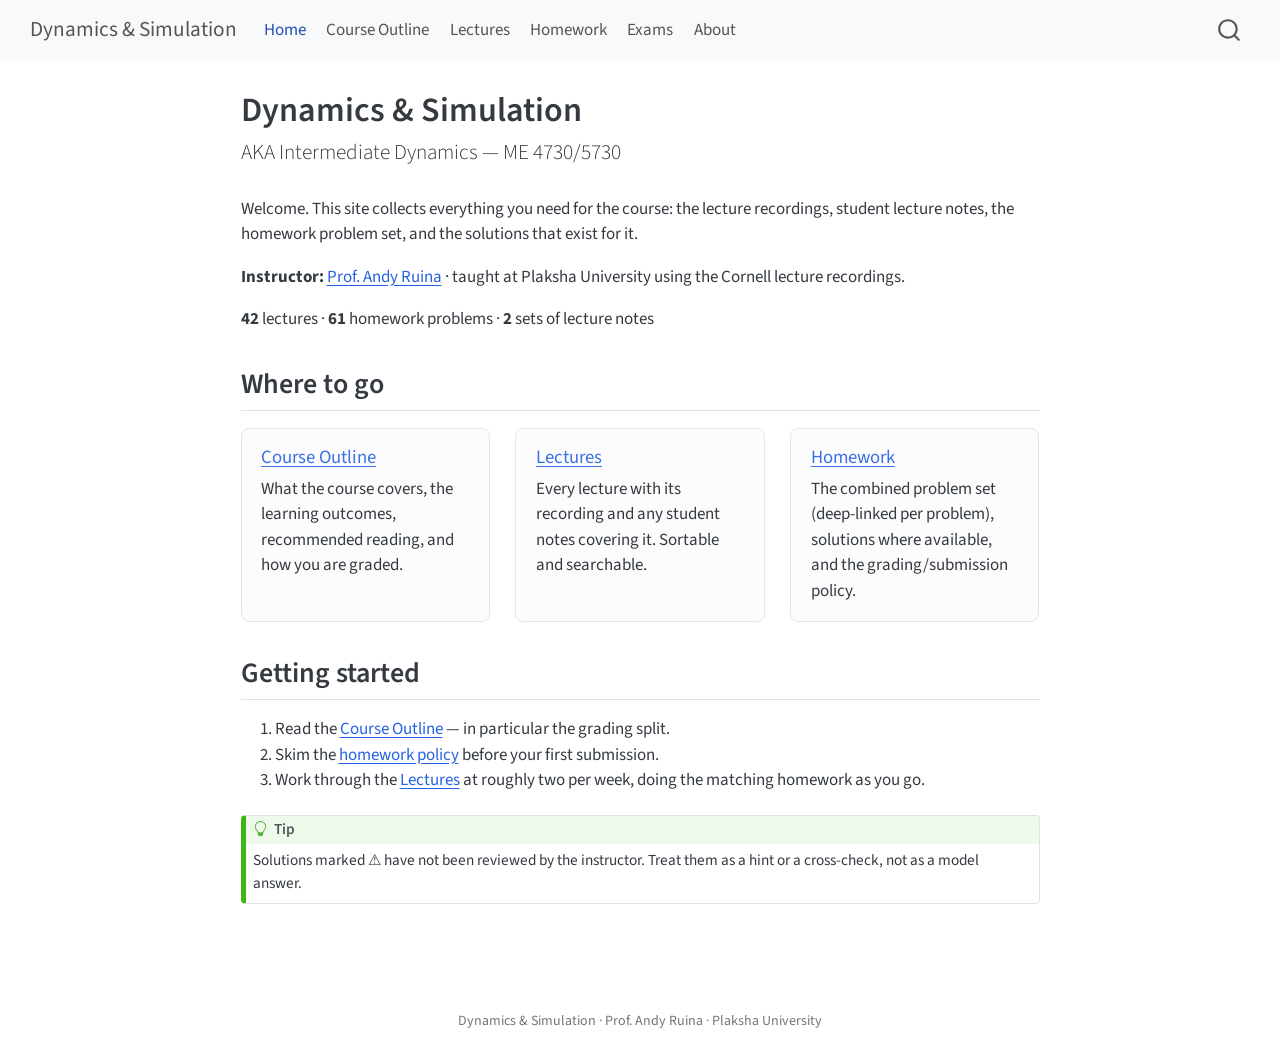
<file: index.html>
<!DOCTYPE html>
<html xmlns="http://www.w3.org/1999/xhtml" lang="en" xml:lang="en"><head>

<meta charset="utf-8">
<meta name="generator" content="quarto-1.11.9">

<meta name="viewport" content="width=device-width, initial-scale=1.0, user-scalable=yes">


<title>Dynamics &amp; Simulation</title>
<style>
/* Default styles provided by pandoc.
** See https://pandoc.org/MANUAL.html#variables-for-html for config info.
*/
span.smallcaps{font-variant: small-caps;}
div.columns{display: flex; gap: 1.5em;}
div.column{flex: auto;}
@media screen {
div.columns{gap: min(4vw, 1.5em);}
div.column{overflow-x: auto;}
}
div.hanging-indent{margin-left: 1.5em; text-indent: -1.5em;}
ul.task-list{list-style: none;}
ul.task-list li input[type="checkbox"] {
  width: 0.8em;
  margin: 0 0.8em 0.2em -1em; /* quarto-specific, see https://github.com/quarto-dev/quarto-cli/issues/4556 */ 
  vertical-align: middle;
}
</style>


<script src="site_libs/quarto-nav/quarto-nav.js"></script>
<script src="site_libs/quarto-nav/headroom.min.js"></script>
<script src="site_libs/clipboard/clipboard.min.js"></script>
<script src="site_libs/quarto-search/autocomplete.umd.js"></script>
<script src="site_libs/quarto-search/fuse.min.js"></script>
<script src="site_libs/quarto-search/quarto-search.js"></script>
<meta name="quarto:offset" content="./">
<script src="site_libs/quarto-html/quarto.js" type="module"></script>
<script src="site_libs/quarto-html/tabsets/tabsets.js" type="module"></script>
<script src="site_libs/quarto-html/scrollable-regions/scrollable-regions.js" type="module"></script>
<script src="site_libs/quarto-html/popper.min.js"></script>
<script src="site_libs/quarto-html/tippy.umd.min.js"></script>
<script src="site_libs/quarto-html/anchor.min.js"></script>
<link href="site_libs/quarto-html/tippy.css" rel="stylesheet">
<link href="site_libs/quarto-html/quarto-syntax-highlighting-63b5708e65d6cd79cd7618c58d0c21e7.css" rel="stylesheet" id="quarto-text-highlighting-styles">
<script src="site_libs/bootstrap/bootstrap.min.js"></script>
<link href="site_libs/bootstrap/bootstrap-icons.css" rel="stylesheet">
<link href="site_libs/bootstrap/bootstrap-8d3ad9c781c51ccd60b292c95058b2c2.min.css" rel="stylesheet" append-hash="true" id="quarto-bootstrap" data-mode="light">
<script id="quarto-search-options" type="application/json">{
  "location": "navbar",
  "copy-button": false,
  "collapse-after": 3,
  "panel-placement": "end",
  "type": "overlay",
  "limit": 50,
  "keyboard-shortcut": [
    "f",
    "/",
    "s"
  ],
  "show-item-context": false,
  "language": {
    "search-no-results-text": "No results",
    "search-matching-documents-text": "matching documents",
    "search-copy-link-title": "Copy link to search",
    "search-hide-matches-text": "Hide additional matches",
    "search-more-match-text": "more match in this document",
    "search-more-matches-text": "more matches in this document",
    "search-clear-button-title": "Clear",
    "search-text-placeholder": "",
    "search-detached-cancel-button-title": "Cancel",
    "search-submit-button-title": "Submit",
    "search-label": "Search"
  }
}</script>


<link rel="stylesheet" href="styles.css">
</head>

<body class="nav-fixed fullcontent quarto-light"><a id="quarto-skip-link" class="visually-hidden-focusable" href="#quarto-document-content">Skip to main content</a>

<div id="quarto-search-results"></div>
  <header id="quarto-header" class="headroom fixed-top">
    <nav class="navbar navbar-expand-lg " data-bs-theme="dark" aria-label="Site">
      <div class="navbar-container container-fluid">
      <div class="navbar-brand-container mx-auto">
    <a class="navbar-brand" href="./index.html">
    <span class="navbar-title">Dynamics &amp; Simulation</span>
    </a>
  </div>
          <button class="navbar-toggler" type="button" data-bs-toggle="collapse" data-bs-target="#navbarCollapse" aria-controls="navbarCollapse" aria-expanded="false" aria-label="Toggle navigation" onclick="if (window.quartoToggleHeadroom) { window.quartoToggleHeadroom(); }">
  <span class="navbar-toggler-icon"></span>
</button>
          <div class="collapse navbar-collapse" id="navbarCollapse">
            <ul class="navbar-nav navbar-nav-scroll me-auto">
  <li class="nav-item">
    <a class="nav-link active" href="./index.html" aria-current="page"> 
<span class="menu-text">Home</span></a>
  </li>  
  <li class="nav-item">
    <a class="nav-link" href="./outline.html"> 
<span class="menu-text">Course Outline</span></a>
  </li>  
  <li class="nav-item">
    <a class="nav-link" href="./lectures.html"> 
<span class="menu-text">Lectures</span></a>
  </li>  
  <li class="nav-item">
    <a class="nav-link" href="./homework.html"> 
<span class="menu-text">Homework</span></a>
  </li>  
  <li class="nav-item">
    <a class="nav-link" href="./exams.html"> 
<span class="menu-text">Exams</span></a>
  </li>  
  <li class="nav-item">
    <a class="nav-link" href="./about.html"> 
<span class="menu-text">About</span></a>
  </li>  
</ul>
          </div> <!-- /navcollapse -->
            <div class="quarto-navbar-tools">
</div>
            <div id="quarto-search" class="" title="Search"></div>
      </div> <!-- /container-fluid -->
    </nav>
</header>
<!-- content -->
<div id="quarto-content" class="quarto-container page-columns page-rows-contents page-layout-article page-navbar">
<!-- sidebar -->
<!-- margin-sidebar -->
    
<!-- main -->
<main class="content" id="quarto-document-content" tabindex="-1">

<header id="title-block-header" class="quarto-title-block default">
<div class="quarto-title">
<h1 class="title">Dynamics &amp; Simulation</h1>
<p class="subtitle lead">AKA Intermediate Dynamics — ME 4730/5730</p>
</div>



<div class="quarto-title-meta">

    
  
    
  </div>
  


</header>


<p>Welcome. This site collects everything you need for the course: the lecture recordings, student lecture notes, the homework problem set, and the solutions that exist for it.</p>
<p><strong>Instructor:</strong> <a href="https://ruina.org">Prof.&nbsp;Andy Ruina</a> · taught at Plaksha University using the Cornell lecture recordings.</p>
<p><strong>42</strong> lectures · <strong>61</strong> homework problems · <strong>2</strong> sets of lecture notes</p>
<section id="where-to-go" class="level2">
<h2 class="anchored" data-anchor-id="where-to-go">Where to go</h2>
<div class="grid">
<section id="course-outline" class="level3 g-col-12 g-col-md-4">
<h3 class="anchored" data-anchor-id="course-outline"><a href="./outline.html">Course Outline</a></h3>
<p>What the course covers, the learning outcomes, recommended reading, and how you are graded.</p>
</section>
<section id="lectures" class="level3 g-col-12 g-col-md-4">
<h3 class="anchored" data-anchor-id="lectures"><a href="./lectures.html">Lectures</a></h3>
<p>Every lecture with its recording and any student notes covering it. Sortable and searchable.</p>
</section>
<section id="homework" class="level3 g-col-12 g-col-md-4">
<h3 class="anchored" data-anchor-id="homework"><a href="./homework.html">Homework</a></h3>
<p>The combined problem set (deep-linked per problem), solutions where available, and the grading/submission policy.</p>
</section>
</div>
</section>
<section id="getting-started" class="level2">
<h2 class="anchored" data-anchor-id="getting-started">Getting started</h2>
<ol type="1">
<li>Read the <a href="./outline.html">Course Outline</a> — in particular the grading split.</li>
<li>Skim the <a href="./homework.html#homework-policy">homework policy</a> before your first submission.</li>
<li>Work through the <a href="./lectures.html">Lectures</a> at roughly two per week, doing the matching homework as you go.</li>
</ol>
<div class="callout callout-style-default callout-tip callout-titled">
<div class="callout-header d-flex align-content-center">
<div class="callout-icon-container">
<i class="callout-icon"></i>
</div>
<div class="callout-title-container flex-fill">
Tip
</div>
</div>
<div class="callout-body-container callout-body">
<p>Solutions marked ⚠ have not been reviewed by the instructor. Treat them as a hint or a cross-check, not as a model answer.</p>
</div>
</div>


</section>

</main> <!-- /main -->
<script id="quarto-html-after-body" type="application/javascript">
  window.document.addEventListener("DOMContentLoaded", function (event) {
    const icon = "";
    const anchorJS = new window.AnchorJS();
    anchorJS.options = {
      placement: 'right',
      icon: icon
    };
    anchorJS.add('.anchored');
    const isCodeAnnotation = (el) => {
      for (const clz of el.classList) {
        if (clz.startsWith('code-annotation-')) {                     
          return true;
        }
      }
      return false;
    }
    const onCopySuccess = function(e) {
      // button target
      const button = e.trigger;
      // don't keep focus
      button.blur();
      // flash "checked"
      button.classList.add('code-copy-button-checked');
      var currentTitle = button.getAttribute("title");
      button.setAttribute("title", "Copied!");
      let tooltip;
      if (window.bootstrap) {
        button.setAttribute("data-bs-toggle", "tooltip");
        button.setAttribute("data-bs-placement", "left");
        button.setAttribute("data-bs-title", "Copied!");
        tooltip = new bootstrap.Tooltip(button, 
          { trigger: "manual", 
            customClass: "code-copy-button-tooltip",
            offset: [0, -8]});
        tooltip.show();    
      }
      setTimeout(function() {
        if (tooltip) {
          tooltip.hide();
          button.removeAttribute("data-bs-title");
          button.removeAttribute("data-bs-toggle");
          button.removeAttribute("data-bs-placement");
        }
        button.setAttribute("title", currentTitle);
        button.classList.remove('code-copy-button-checked');
      }, 1000);
      // clear code selection
      e.clearSelection();
    }
    const getTextToCopy = function(trigger) {
      const outerScaffold = trigger.parentElement.cloneNode(true);
      const codeEl = outerScaffold.querySelector('code');
      for (const childEl of codeEl.children) {
        if (isCodeAnnotation(childEl)) {
          childEl.remove();
        }
      }
      return codeEl.innerText;
    }
    const clipboard = new window.ClipboardJS('.code-copy-button:not([data-in-quarto-modal])', {
      text: getTextToCopy
    });
    clipboard.on('success', onCopySuccess);
    if (window.document.getElementById('quarto-embedded-source-code-modal')) {
      const clipboardModal = new window.ClipboardJS('.code-copy-button[data-in-quarto-modal]', {
        text: getTextToCopy,
        container: window.document.getElementById('quarto-embedded-source-code-modal')
      });
      clipboardModal.on('success', onCopySuccess);
    }
      var localhostRegex = new RegExp(/^(?:http|https):\/\/localhost\:?[0-9]*\//);
      var mailtoRegex = new RegExp(/^mailto:/);
        var filterRegex = new RegExp("https:\/\/suraj1102\.github\.io\/DynamicsSimWebsite\/");
      const newWindowLabel = "(opens in a new tab)";
      const newWindowNoteId = "quarto-ext-newwindow-label";
      // Links reference one hidden label through aria-describedby, so the
      // announcement never changes their accessible name.
      var describeNewWindow = (link) => {
        if (!window.document.getElementById(newWindowNoteId)) {
          var newWindowNote = window.document.createElement("span");
          newWindowNote.id = newWindowNoteId;
          newWindowNote.hidden = true;
          newWindowNote.textContent = newWindowLabel;
          window.document.body.appendChild(newWindowNote);
        }
        var describedBy = (link.getAttribute("aria-describedby") || "").split(/\s+/).filter(Boolean);
        if (!describedBy.includes(newWindowNoteId)) {
          describedBy.push(newWindowNoteId);
          link.setAttribute("aria-describedby", describedBy.join(" "));
        }
      }
      var isInternal = (href) => {
          return filterRegex.test(href) || localhostRegex.test(href) || mailtoRegex.test(href);
      }
      // Inspect non-navigation links and adorn them if external
      window.quartoDecorateExternalLinks = function (root) {
     var links = (root || window.document).querySelectorAll('a[href]:not(.nav-link):not(.navbar-brand):not(.toc-action):not(.sidebar-link):not(.sidebar-item-toggle):not(.pagination-link):not(.no-external):not([aria-hidden]):not(.dropdown-item):not(.quarto-navigation-tool):not(.about-link)');
      for (var i=0; i<links.length; i++) {
        const link = links[i];
        if (!isInternal(link.href)) {
          // undo the damage that might have been done by quarto-nav.js in the case of
          // links that we want to consider external
          if (link.dataset.originalHref !== undefined) {
            link.href = link.dataset.originalHref;
          }
            // target, if specified
            link.setAttribute("target", "_blank");
            if (link.getAttribute("rel") === null) {
              link.setAttribute("rel", "noopener");
            }
            describeNewWindow(link);
          if (!link.classList.contains('no-external-icon')) {
          }
        }
      }
      };
      window.quartoDecorateExternalLinks(window.document);
    // Esc closes the popup (WCAG 1.4.13) and focus leaving both trigger and
    // popup closes it (WCAG 2.4.11); tippy handles neither for interactive popups.
    const hideOnEscAndFocusOut = {
      name: 'hideOnEscAndFocusOut',
      defaultValue: true,
      fn(instance) {
        const dismiss = () => {
          // A show scheduled by the trigger delay would otherwise reopen it
          instance.clearDelayTimeouts();
          instance.hide();
        };
        const onKeyDown = (event) => {
          if (event.key !== 'Escape') {
            return;
          }
          // Keep Esc from also reaching page handlers (e.g. reveal.js overview),
          // except an open reveal.js slide menu, which Esc should close too.
          // The menu handles keys only when its keyboard option is on.
          const menuHandlesEsc = window.Reveal?.getPlugin?.('menu')?.isOpen() &&
            window.Reveal.getConfig().menu?.keyboard !== false;
          if (!menuHandlesEsc) {
            event.stopPropagation();
          }
          if (instance.popper.contains(window.document.activeElement)) {
            // Disabled while refocusing so the focus trigger does not reopen it
            instance.disable();
            instance.reference.focus();
            instance.enable();
          }
          dismiss();
        };
        const onFocusOut = (event) => {
          const target = event.relatedTarget;
          if (target && !instance.reference.contains(target) &&
              !instance.popper.contains(target)) {
            dismiss();
          }
        };
        // On the trigger too: a click trigger (code-annotations: select) has no
        // blur handling. Attached for the instance's lifetime so leaving the
        // trigger also cancels a show still pending on the trigger delay.
        instance.reference.addEventListener('focusout', onFocusOut);
        return {
          onShow() {
            window.document.addEventListener('keydown', onKeyDown, true);
            instance.popper.addEventListener('focusout', onFocusOut);
          },
          onHide() {
            window.document.removeEventListener('keydown', onKeyDown, true);
            instance.popper.removeEventListener('focusout', onFocusOut);
          },
          onDestroy() {
            instance.reference.removeEventListener('focusout', onFocusOut);
          },
        };
      },
    };
    function tippyHover(el, contentFn, onTriggerFn, onUntriggerFn) {
      const config = {
        allowHTML: true,
        maxWidth: 500,
        delay: 100,
        arrow: false,
        appendTo: function(el) {
            return el.parentElement;
        },
        interactive: true,
        interactiveBorder: 10,
        theme: 'quarto',
        placement: 'bottom-start',
        plugins: [hideOnEscAndFocusOut],
      };
      if (contentFn) {
        config.content = contentFn;
      }
      if (onTriggerFn) {
        config.onTrigger = onTriggerFn;
      }
      if (onUntriggerFn) {
        config.onUntrigger = onUntriggerFn;
      }
      window.tippy(el, config); 
    }
    const noterefs = window.document.querySelectorAll('a[role="doc-noteref"]');
    for (var i=0; i<noterefs.length; i++) {
      const ref = noterefs[i];
      tippyHover(ref, function() {
        // use id or data attribute instead here
        let href = ref.getAttribute('data-footnote-href') || ref.getAttribute('href');
        try { href = new URL(href).hash; } catch {}
        const id = href.replace(/^#\/?/, "");
        const note = window.document.getElementById(id);
        if (note) {
          return note.innerHTML;
        } else {
          return "";
        }
      });
    }
    const xrefs = window.document.querySelectorAll('a.quarto-xref');
    const processXRef = (id, note) => {
      // Strip column container classes
      const stripColumnClz = (el) => {
        el.classList.remove("page-full", "page-columns");
        if (el.children) {
          for (const child of el.children) {
            stripColumnClz(child);
          }
        }
      }
      stripColumnClz(note)
      if (id === null || id.startsWith('sec-')) {
        // Special case sections, only their first couple elements
        const container = document.createElement("div");
        if (note.children && note.children.length > 2) {
          container.appendChild(note.children[0].cloneNode(true));
          for (let i = 1; i < note.children.length; i++) {
            const child = note.children[i];
            if (child.tagName === "P" && child.innerText === "") {
              continue;
            } else {
              container.appendChild(child.cloneNode(true));
              break;
            }
          }
          if (window.Quarto?.typesetMath) {
            window.Quarto.typesetMath(container);
          }
          return container.innerHTML
        } else {
          if (window.Quarto?.typesetMath) {
            window.Quarto.typesetMath(note);
          }
          return note.innerHTML;
        }
      } else {
        // Remove any anchor links if they are present
        const anchorLink = note.querySelector('a.anchorjs-link');
        if (anchorLink) {
          anchorLink.remove();
        }
        if (window.Quarto?.typesetMath) {
          window.Quarto.typesetMath(note);
        }
        if (note.classList.contains("callout")) {
          return note.outerHTML;
        } else {
          return note.innerHTML;
        }
      }
    }
    for (var i=0; i<xrefs.length; i++) {
      const xref = xrefs[i];
      tippyHover(xref, undefined, function(instance) {
        instance.disable();
        let url = xref.getAttribute('href');
        let hash = undefined; 
        if (url.startsWith('#')) {
          hash = url;
        } else {
          try { hash = new URL(url).hash; } catch {}
        }
        if (hash) {
          const id = hash.replace(/^#\/?/, "");
          const note = window.document.getElementById(id);
          if (note !== null) {
            try {
              const html = processXRef(id, note.cloneNode(true));
              instance.setContent(html);
            } finally {
              instance.enable();
              instance.show();
            }
          } else {
            // See if we can fetch this
            fetch(url.split('#')[0])
            .then(res => res.text())
            .then(html => {
              const parser = new DOMParser();
              const htmlDoc = parser.parseFromString(html, "text/html");
              const note = htmlDoc.getElementById(id);
              if (note !== null) {
                const html = processXRef(id, note);
                instance.setContent(html);
              } 
            }).finally(() => {
              instance.enable();
              instance.show();
            });
          }
        } else {
          // See if we can fetch a full url (with no hash to target)
          // This is a special case and we should probably do some content thinning / targeting
          fetch(url)
          .then(res => res.text())
          .then(html => {
            const parser = new DOMParser();
            const htmlDoc = parser.parseFromString(html, "text/html");
            const note = htmlDoc.querySelector('main.content');
            if (note !== null) {
              // This should only happen for chapter cross references
              // (since there is no id in the URL)
              // remove the first header
              if (note.children.length > 0 && note.children[0].tagName === "HEADER") {
                note.children[0].remove();
              }
              const html = processXRef(null, note);
              instance.setContent(html);
            } 
          }).finally(() => {
            instance.enable();
            instance.show();
          });
        }
      }, function(instance) {
      });
    }
        let selectedAnnoteEl;
        const selectorForAnnotation = ( cell, annotation) => {
          let cellAttr = 'data-code-cell="' + cell + '"';
          let lineAttr = 'data-code-annotation="' +  annotation + '"';
          const selector = 'span[' + cellAttr + '][' + lineAttr + ']';
          return selector;
        }
        const selectCodeLines = (annoteEl) => {
          const doc = window.document;
          const targetCell = annoteEl.getAttribute("data-target-cell");
          const targetAnnotation = annoteEl.getAttribute("data-target-annotation");
          const annoteSpan = window.document.querySelector(selectorForAnnotation(targetCell, targetAnnotation));
          const lines = annoteSpan.getAttribute("data-code-lines").split(",");
          const lineIds = lines.map((line) => {
            return targetCell + "-" + line;
          })
          // Each band is positioned against its own containing block, which is
          // not the offsetParent of the lines, so place it from client rects.
          const placeBand = (band, firstEl, lastEl, codeBlock) => {
            const container = band.offsetParent;
            if (container === null) {
              return;
            }
            const containerRect = container.getBoundingClientRect();
            // Reveal.js scales slides with a transform, so convert client
            // pixels back to the CSS pixels of the container.
            const scale = containerRect.height / container.offsetHeight || 1;
            const firstRect = firstEl.getBoundingClientRect();
            const lastRect = lastEl.getBoundingClientRect();
            const top = (firstRect.top - containerRect.top) / scale - container.clientTop + container.scrollTop;
            const height = (lastRect.bottom - firstRect.top) / scale;
            band.style.top = top - 2 + "px";
            band.style.height = height + 4 + "px";
            if (codeBlock) {
              // Without the copy button wrapper, the containing block is wider
              // than the code block, so span the code block explicitly.
              const blockRect = codeBlock.getBoundingClientRect();
              band.style.left = (blockRect.left - containerRect.left) / scale - container.clientLeft + container.scrollLeft + "px";
              band.style.width = blockRect.width / scale + "px";
            }
          };
          if (lineIds.length > 0) {
            const el = window.document.getElementById(lineIds[0]);
            const lastEl = window.document.getElementById(lineIds[lineIds.length - 1]);
            const parent = el.parentElement.parentElement;
            // cook up a div (if necessary) and position it
            let div = window.document.getElementById("code-annotation-line-highlight");
            if (div === null) {
              div = window.document.createElement("div");
              div.setAttribute("id", "code-annotation-line-highlight");
              div.style.position = 'absolute';
              parent.appendChild(div);
            }
            placeBand(div, el, lastEl, parent.closest("div.sourceCode") || parent);
            let gutterDiv = window.document.getElementById("code-annotation-line-highlight-gutter");
            if (gutterDiv === null) {
              gutterDiv = window.document.createElement("div");
              gutterDiv.setAttribute("id", "code-annotation-line-highlight-gutter");
              gutterDiv.style.position = 'absolute';
              const codeCell = window.document.getElementById(targetCell);
              const gutter = codeCell.querySelector('.code-annotation-gutter');
              gutter.appendChild(gutterDiv);
            }
            placeBand(gutterDiv, el, lastEl);
            selectedAnnoteEl = annoteEl;
          }
        };
        const unselectCodeLines = () => {
          const elementsIds = ["code-annotation-line-highlight", "code-annotation-line-highlight-gutter"];
          elementsIds.forEach((elId) => {
            const div = window.document.getElementById(elId);
            if (div) {
              div.remove();
            }
          });
          selectedAnnoteEl = undefined;
        };
          // Handle positioning of the toggle
      window.addEventListener(
        "resize",
        throttle(() => {
          elRect = undefined;
          if (selectedAnnoteEl) {
            selectCodeLines(selectedAnnoteEl);
          }
        }, 10)
      );
      function throttle(fn, ms) {
      let throttle = false;
      let timer;
        return (...args) => {
          if(!throttle) { // first call gets through
              fn.apply(this, args);
              throttle = true;
          } else { // all the others get throttled
              if(timer) clearTimeout(timer); // cancel #2
              timer = setTimeout(() => {
                fn.apply(this, args);
                timer = throttle = false;
              }, ms);
          }
        };
      }
        // Attach click handler to the DT
        const annoteDls = window.document.querySelectorAll('dt[data-target-cell]');
        for (const annoteDlNode of annoteDls) {
          annoteDlNode.addEventListener('click', (event) => {
            const clickedEl = event.target;
            if (clickedEl !== selectedAnnoteEl) {
              unselectCodeLines();
              const activeEl = window.document.querySelector('dt[data-target-cell].code-annotation-active');
              if (activeEl) {
                activeEl.classList.remove('code-annotation-active');
              }
              selectCodeLines(clickedEl);
              clickedEl.classList.add('code-annotation-active');
            } else {
              // Unselect the line
              unselectCodeLines();
              clickedEl.classList.remove('code-annotation-active');
            }
          });
        }
    const findCites = (el) => {
      const parentEl = el.parentElement;
      if (parentEl) {
        const cites = parentEl.dataset.cites;
        if (cites) {
          return {
            el,
            cites: cites.split(' ')
          };
        } else {
          return findCites(el.parentElement)
        }
      } else {
        return undefined;
      }
    };
    var bibliorefs = window.document.querySelectorAll('a[role="doc-biblioref"]');
    for (var i=0; i<bibliorefs.length; i++) {
      const ref = bibliorefs[i];
      const citeInfo = findCites(ref);
      if (citeInfo) {
        tippyHover(citeInfo.el, function() {
          var popup = window.document.createElement('div');
          citeInfo.cites.forEach(function(cite) {
            var citeDiv = window.document.createElement('div');
            citeDiv.classList.add('hanging-indent');
            citeDiv.classList.add('csl-entry');
            var biblioDiv = window.document.getElementById('ref-' + cite);
            if (biblioDiv) {
              citeDiv.innerHTML = biblioDiv.innerHTML;
            }
            popup.appendChild(citeDiv);
          });
          return popup.innerHTML;
        });
      }
    }
  });
  </script>
  <script type="application/javascript">
  window.quartoScrollableRegionsLabels = {"code":"Scrollable code","output":"Scrollable output"};
  </script>
</div> <!-- /content -->
<footer class="footer">
  <div class="nav-footer">
    <div class="nav-footer-left">
      &nbsp;
    </div>   
    <div class="nav-footer-center">
<p>Dynamics &amp; Simulation · Prof.&nbsp;Andy Ruina · Plaksha University</p>
</div>
    <div class="nav-footer-right">
      &nbsp;
    </div>
  </div>
</footer>




</body></html>
</file>
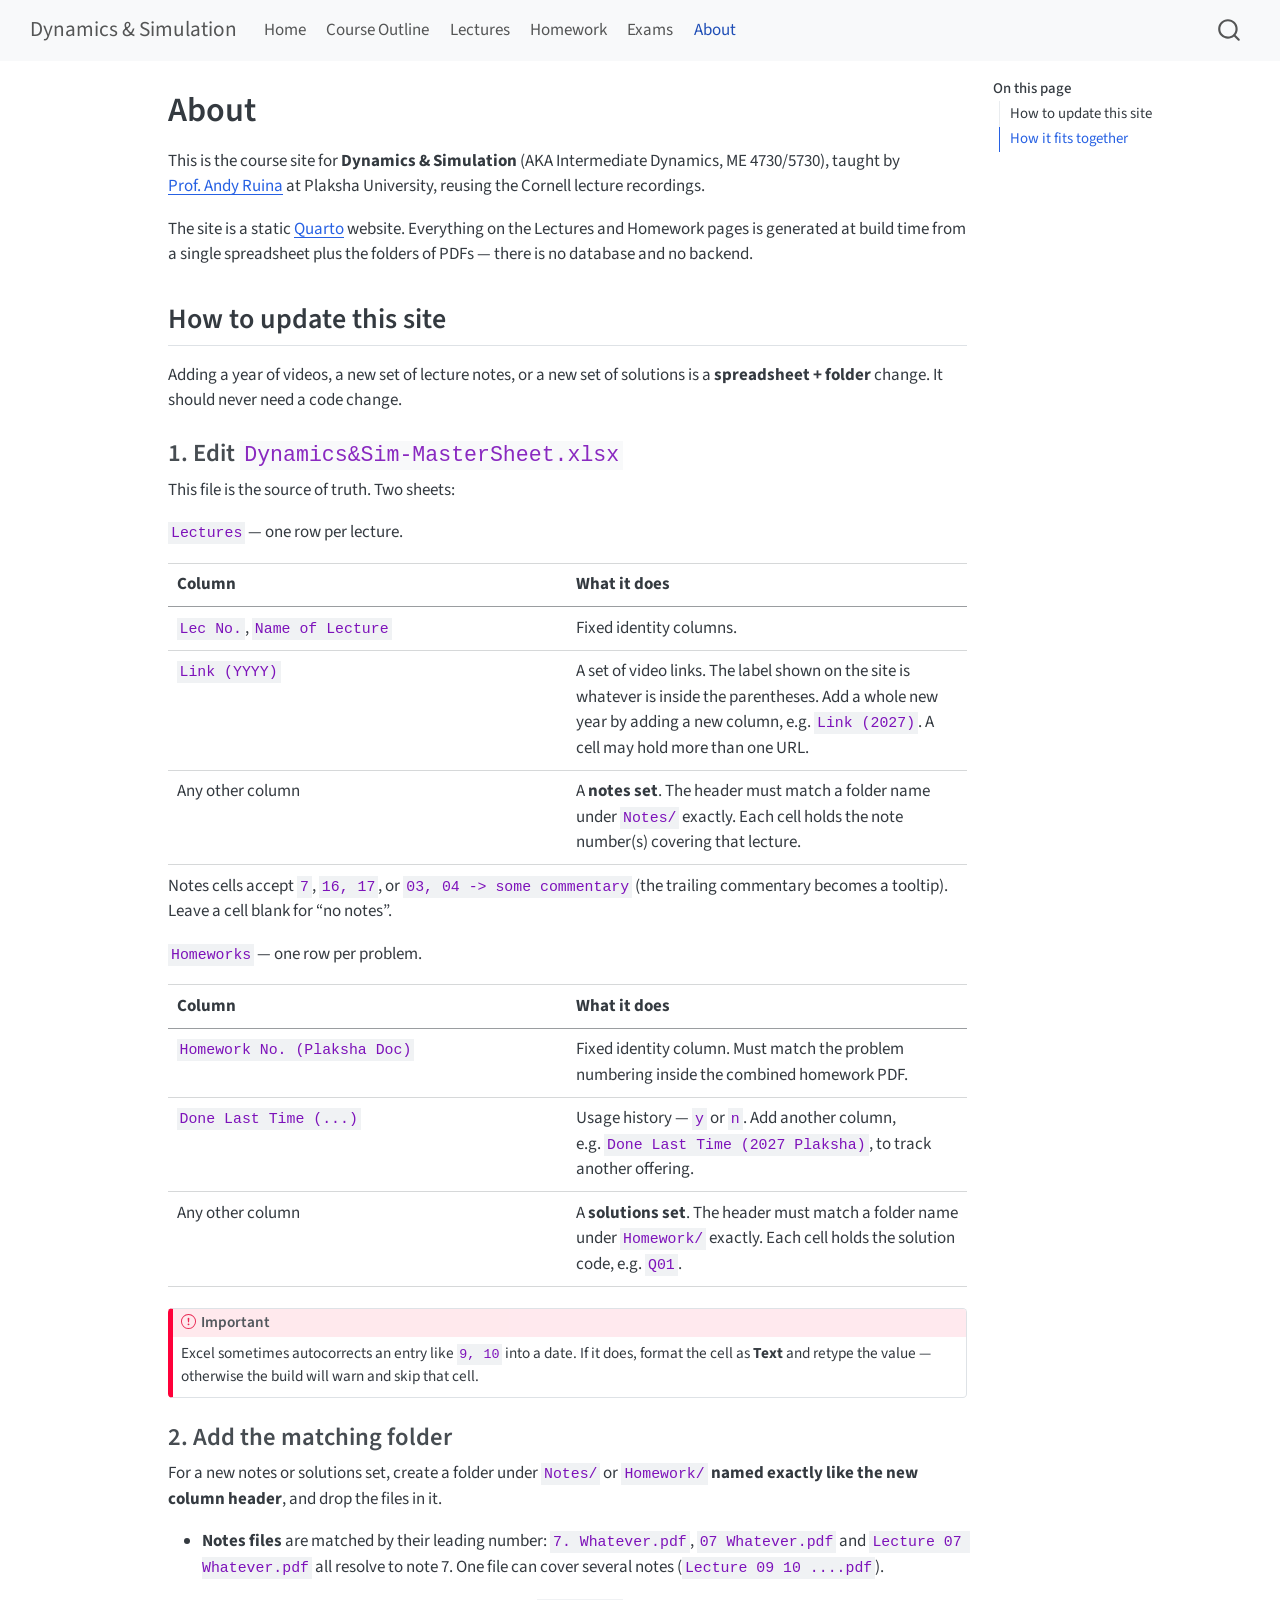
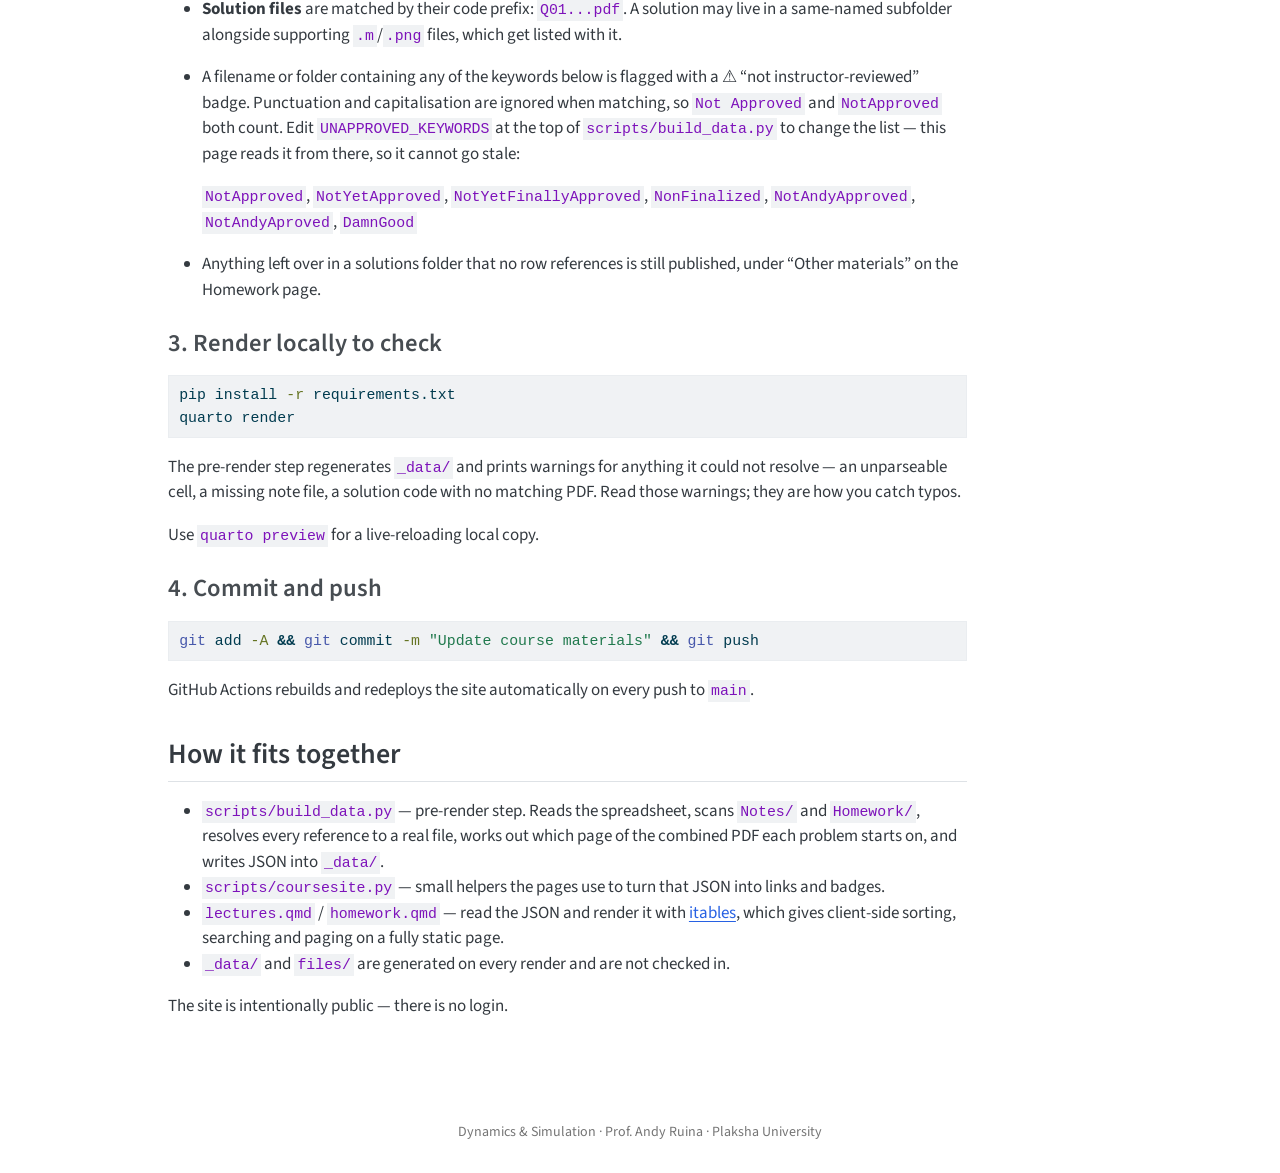
<file: about.html>
<!DOCTYPE html>
<html xmlns="http://www.w3.org/1999/xhtml" lang="en" xml:lang="en"><head>

<meta charset="utf-8">
<meta name="generator" content="quarto-1.11.9">

<meta name="viewport" content="width=device-width, initial-scale=1.0, user-scalable=yes">


<title>About – Dynamics &amp; Simulation</title>
<style>
/* Default styles provided by pandoc.
** See https://pandoc.org/MANUAL.html#variables-for-html for config info.
*/
span.smallcaps{font-variant: small-caps;}
div.columns{display: flex; gap: 1.5em;}
div.column{flex: auto;}
@media screen {
div.columns{gap: min(4vw, 1.5em);}
div.column{overflow-x: auto;}
}
div.hanging-indent{margin-left: 1.5em; text-indent: -1.5em;}
ul.task-list{list-style: none;}
ul.task-list li input[type="checkbox"] {
  width: 0.8em;
  margin: 0 0.8em 0.2em -1em; /* quarto-specific, see https://github.com/quarto-dev/quarto-cli/issues/4556 */ 
  vertical-align: middle;
}
/* CSS for syntax highlighting */
html { -webkit-text-size-adjust: 100%; }
pre > code.sourceCode { white-space: pre; position: relative; }
pre > code.sourceCode > span { display: inline-block; line-height: 1.25; }
pre > code.sourceCode > span:empty { height: 1.2em; }
.sourceCode { overflow: visible; }
code.sourceCode > span { color: inherit; text-decoration: inherit; }
div.sourceCode { margin: 1em 0; }
pre.sourceCode { margin: 0; }
@media screen {
div.sourceCode { overflow: auto; }
}
@media print {
pre > code.sourceCode { white-space: pre-wrap; }
pre > code.sourceCode > span { text-indent: -5em; padding-left: 5em; }
}
pre.numberSource code
  { counter-reset: source-line 0; }
pre.numberSource code > span
  { position: relative; left: -4em; counter-increment: source-line; }
pre.numberSource code > span > a:first-child::before
  { content: counter(source-line);
    position: relative; left: -1em; text-align: right; vertical-align: baseline;
    border: none; display: inline-block;
    -webkit-touch-callout: none; -webkit-user-select: none;
    -khtml-user-select: none; -moz-user-select: none;
    -ms-user-select: none; user-select: none;
    padding: 0 4px; width: 4em;
  }
pre.numberSource { margin-left: 3em;  padding-left: 4px; }
div.sourceCode
  {   }
@media screen {
pre > code.sourceCode > span > a:first-child::before { text-decoration: underline; }
}
</style>


<script src="site_libs/quarto-nav/quarto-nav.js"></script>
<script src="site_libs/quarto-nav/headroom.min.js"></script>
<script src="site_libs/clipboard/clipboard.min.js"></script>
<script src="site_libs/quarto-search/autocomplete.umd.js"></script>
<script src="site_libs/quarto-search/fuse.min.js"></script>
<script src="site_libs/quarto-search/quarto-search.js"></script>
<meta name="quarto:offset" content="./">
<script src="site_libs/quarto-html/quarto.js" type="module"></script>
<script src="site_libs/quarto-html/tabsets/tabsets.js" type="module"></script>
<script src="site_libs/quarto-html/scrollable-regions/scrollable-regions.js" type="module"></script>
<script src="site_libs/quarto-html/popper.min.js"></script>
<script src="site_libs/quarto-html/tippy.umd.min.js"></script>
<script src="site_libs/quarto-html/anchor.min.js"></script>
<link href="site_libs/quarto-html/tippy.css" rel="stylesheet">
<link href="site_libs/quarto-html/quarto-syntax-highlighting-63b5708e65d6cd79cd7618c58d0c21e7.css" rel="stylesheet" id="quarto-text-highlighting-styles">
<script src="site_libs/bootstrap/bootstrap.min.js"></script>
<link href="site_libs/bootstrap/bootstrap-icons.css" rel="stylesheet">
<link href="site_libs/bootstrap/bootstrap-8d3ad9c781c51ccd60b292c95058b2c2.min.css" rel="stylesheet" append-hash="true" id="quarto-bootstrap" data-mode="light">
<script id="quarto-search-options" type="application/json">{
  "location": "navbar",
  "copy-button": false,
  "collapse-after": 3,
  "panel-placement": "end",
  "type": "overlay",
  "limit": 50,
  "keyboard-shortcut": [
    "f",
    "/",
    "s"
  ],
  "show-item-context": false,
  "language": {
    "search-no-results-text": "No results",
    "search-matching-documents-text": "matching documents",
    "search-copy-link-title": "Copy link to search",
    "search-hide-matches-text": "Hide additional matches",
    "search-more-match-text": "more match in this document",
    "search-more-matches-text": "more matches in this document",
    "search-clear-button-title": "Clear",
    "search-text-placeholder": "",
    "search-detached-cancel-button-title": "Cancel",
    "search-submit-button-title": "Submit",
    "search-label": "Search"
  }
}</script>


<link rel="stylesheet" href="styles.css">
</head>

<body class="nav-fixed quarto-light"><a id="quarto-skip-link" class="visually-hidden-focusable" href="#quarto-document-content">Skip to main content</a>

<div id="quarto-search-results"></div>
  <header id="quarto-header" class="headroom fixed-top">
    <nav class="navbar navbar-expand-lg " data-bs-theme="dark" aria-label="Site">
      <div class="navbar-container container-fluid">
      <div class="navbar-brand-container mx-auto">
    <a class="navbar-brand" href="./index.html">
    <span class="navbar-title">Dynamics &amp; Simulation</span>
    </a>
  </div>
          <button class="navbar-toggler" type="button" data-bs-toggle="collapse" data-bs-target="#navbarCollapse" aria-controls="navbarCollapse" aria-expanded="false" aria-label="Toggle navigation" onclick="if (window.quartoToggleHeadroom) { window.quartoToggleHeadroom(); }">
  <span class="navbar-toggler-icon"></span>
</button>
          <div class="collapse navbar-collapse" id="navbarCollapse">
            <ul class="navbar-nav navbar-nav-scroll me-auto">
  <li class="nav-item">
    <a class="nav-link" href="./index.html"> 
<span class="menu-text">Home</span></a>
  </li>  
  <li class="nav-item">
    <a class="nav-link" href="./outline.html"> 
<span class="menu-text">Course Outline</span></a>
  </li>  
  <li class="nav-item">
    <a class="nav-link" href="./lectures.html"> 
<span class="menu-text">Lectures</span></a>
  </li>  
  <li class="nav-item">
    <a class="nav-link" href="./homework.html"> 
<span class="menu-text">Homework</span></a>
  </li>  
  <li class="nav-item">
    <a class="nav-link" href="./exams.html"> 
<span class="menu-text">Exams</span></a>
  </li>  
  <li class="nav-item">
    <a class="nav-link active" href="./about.html" aria-current="page"> 
<span class="menu-text">About</span></a>
  </li>  
</ul>
          </div> <!-- /navcollapse -->
            <div class="quarto-navbar-tools">
</div>
            <div id="quarto-search" class="" title="Search"></div>
      </div> <!-- /container-fluid -->
    </nav>
</header>
<!-- content -->
<div id="quarto-content" class="quarto-container page-columns page-rows-contents page-layout-article page-navbar">
<!-- sidebar -->
<!-- margin-sidebar -->
    <div id="quarto-margin-sidebar" class="sidebar margin-sidebar">
        <nav id="TOC" role="doc-toc" aria-labelledby="toc-title" class="toc-active">
    <h2 id="toc-title">On this page</h2>
   
  <ul>
  <li><a href="#how-to-update-this-site" id="toc-how-to-update-this-site" class="nav-link active" data-scroll-target="#how-to-update-this-site">How to update this site</a>
  <ul class="collapse">
  <li><a href="#edit-dynamicssim-mastersheet.xlsx" id="toc-edit-dynamicssim-mastersheet.xlsx" class="nav-link" data-scroll-target="#edit-dynamicssim-mastersheet.xlsx">1. Edit <code>Dynamics&amp;Sim-MasterSheet.xlsx</code></a></li>
  <li><a href="#add-the-matching-folder" id="toc-add-the-matching-folder" class="nav-link" data-scroll-target="#add-the-matching-folder">2. Add the matching folder</a></li>
  <li><a href="#render-locally-to-check" id="toc-render-locally-to-check" class="nav-link" data-scroll-target="#render-locally-to-check">3. Render locally to check</a></li>
  <li><a href="#commit-and-push" id="toc-commit-and-push" class="nav-link" data-scroll-target="#commit-and-push">4. Commit and push</a></li>
  </ul></li>
  <li><a href="#how-it-fits-together" id="toc-how-it-fits-together" class="nav-link" data-scroll-target="#how-it-fits-together">How it fits together</a></li>
  </ul>
</nav>
    </div>
<!-- main -->
<main class="content" id="quarto-document-content" tabindex="-1">

<header id="title-block-header" class="quarto-title-block default">
<div class="quarto-title">
<h1 class="title">About</h1>
</div>



<div class="quarto-title-meta">

    
  
    
  </div>
  


</header>


<p>This is the course site for <strong>Dynamics &amp; Simulation</strong> (AKA Intermediate Dynamics, ME 4730/5730), taught by <a href="https://ruina.org">Prof.&nbsp;Andy Ruina</a> at Plaksha University, reusing the Cornell lecture recordings.</p>
<p>The site is a static <a href="https://quarto.org">Quarto</a> website. Everything on the Lectures and Homework pages is generated at build time from a single spreadsheet plus the folders of PDFs — there is no database and no backend.</p>
<section id="how-to-update-this-site" class="level2">
<h2 class="anchored" data-anchor-id="how-to-update-this-site">How to update this site</h2>
<p>Adding a year of videos, a new set of lecture notes, or a new set of solutions is a <strong>spreadsheet + folder</strong> change. It should never need a code change.</p>
<section id="edit-dynamicssim-mastersheet.xlsx" class="level3">
<h3 class="anchored" data-anchor-id="edit-dynamicssim-mastersheet.xlsx">1. Edit <code>Dynamics&amp;Sim-MasterSheet.xlsx</code></h3>
<p>This file is the source of truth. Two sheets:</p>
<p><strong><code>Lectures</code></strong> — one row per lecture.</p>
<table class="caption-top table">
<colgroup>
<col style="width: 50%">
<col style="width: 50%">
</colgroup>
<thead>
<tr class="header">
<th>Column</th>
<th>What it does</th>
</tr>
</thead>
<tbody>
<tr class="odd">
<td><code>Lec No.</code>, <code>Name of Lecture</code></td>
<td>Fixed identity columns.</td>
</tr>
<tr class="even">
<td><code>Link (YYYY)</code></td>
<td>A set of video links. The label shown on the site is whatever is inside the parentheses. Add a whole new year by adding a new column, e.g.&nbsp;<code>Link (2027)</code>. A cell may hold more than one URL.</td>
</tr>
<tr class="odd">
<td>Any other column</td>
<td>A <strong>notes set</strong>. The header must match a folder name under <code>Notes/</code> exactly. Each cell holds the note number(s) covering that lecture.</td>
</tr>
</tbody>
</table>
<p>Notes cells accept <code>7</code>, <code>16, 17</code>, or <code>03, 04 -&gt; some commentary</code> (the trailing commentary becomes a tooltip). Leave a cell blank for “no notes”.</p>
<p><strong><code>Homeworks</code></strong> — one row per problem.</p>
<table class="caption-top table">
<colgroup>
<col style="width: 50%">
<col style="width: 50%">
</colgroup>
<thead>
<tr class="header">
<th>Column</th>
<th>What it does</th>
</tr>
</thead>
<tbody>
<tr class="odd">
<td><code>Homework No. (Plaksha Doc)</code></td>
<td>Fixed identity column. Must match the problem numbering inside the combined homework PDF.</td>
</tr>
<tr class="even">
<td><code>Done Last Time (...)</code></td>
<td>Usage history — <code>y</code> or <code>n</code>. Add another column, e.g.&nbsp;<code>Done Last Time (2027 Plaksha)</code>, to track another offering.</td>
</tr>
<tr class="odd">
<td>Any other column</td>
<td>A <strong>solutions set</strong>. The header must match a folder name under <code>Homework/</code> exactly. Each cell holds the solution code, e.g.&nbsp;<code>Q01</code>.</td>
</tr>
</tbody>
</table>
<div class="callout callout-style-default callout-important callout-titled">
<div class="callout-header d-flex align-content-center">
<div class="callout-icon-container">
<i class="callout-icon"></i>
</div>
<div class="callout-title-container flex-fill">
Important
</div>
</div>
<div class="callout-body-container callout-body">
<p>Excel sometimes autocorrects an entry like <code>9, 10</code> into a date. If it does, format the cell as <strong>Text</strong> and retype the value — otherwise the build will warn and skip that cell.</p>
</div>
</div>
</section>
<section id="add-the-matching-folder" class="level3">
<h3 class="anchored" data-anchor-id="add-the-matching-folder">2. Add the matching folder</h3>
<p>For a new notes or solutions set, create a folder under <code>Notes/</code> or <code>Homework/</code> <strong>named exactly like the new column header</strong>, and drop the files in it.</p>
<ul>
<li><p><strong>Notes files</strong> are matched by their leading number: <code>7. Whatever.pdf</code>, <code>07 Whatever.pdf</code> and <code>Lecture 07 Whatever.pdf</code> all resolve to note 7. One file can cover several notes (<code>Lecture 09 10 ....pdf</code>).</p></li>
<li><p><strong>Solution files</strong> are matched by their code prefix: <code>Q01...pdf</code>. A solution may live in a same-named subfolder alongside supporting <code>.m</code>/<code>.png</code> files, which get listed with it.</p></li>
<li><p>A filename or folder containing any of the keywords below is flagged with a ⚠ “not instructor-reviewed” badge. Punctuation and capitalisation are ignored when matching, so <code>Not Approved</code> and <code>NotApproved</code> both count. Edit <code>UNAPPROVED_KEYWORDS</code> at the top of <code>scripts/build_data.py</code> to change the list — this page reads it from there, so it cannot go stale:</p>
<p><code>NotApproved</code>, <code>NotYetApproved</code>, <code>NotYetFinallyApproved</code>, <code>NonFinalized</code>, <code>NotAndyApproved</code>, <code>NotAndyAproved</code>, <code>DamnGood</code></p></li>
<li><p>Anything left over in a solutions folder that no row references is still published, under “Other materials” on the Homework page.</p></li>
</ul>
</section>
<section id="render-locally-to-check" class="level3">
<h3 class="anchored" data-anchor-id="render-locally-to-check">3. Render locally to check</h3>
<div class="code-copy-outer-scaffold"><div class="sourceCode" id="cb1"><pre class="sourceCode bash code-with-copy"><code class="sourceCode bash"><span id="cb1-1"><a href="#cb1-1" aria-hidden="true" tabindex="-1"></a><span class="ex">pip</span> install <span class="at">-r</span> requirements.txt</span>
<span id="cb1-2"><a href="#cb1-2" aria-hidden="true" tabindex="-1"></a><span class="ex">quarto</span> render</span></code></pre></div><button title="Copy to Clipboard" class="code-copy-button"><i class="bi"></i></button></div>
<p>The pre-render step regenerates <code>_data/</code> and prints warnings for anything it could not resolve — an unparseable cell, a missing note file, a solution code with no matching PDF. Read those warnings; they are how you catch typos.</p>
<p>Use <code>quarto preview</code> for a live-reloading local copy.</p>
</section>
<section id="commit-and-push" class="level3">
<h3 class="anchored" data-anchor-id="commit-and-push">4. Commit and push</h3>
<div class="code-copy-outer-scaffold"><div class="sourceCode" id="cb2"><pre class="sourceCode bash code-with-copy"><code class="sourceCode bash"><span id="cb2-1"><a href="#cb2-1" aria-hidden="true" tabindex="-1"></a><span class="fu">git</span> add <span class="at">-A</span> <span class="kw">&amp;&amp;</span> <span class="fu">git</span> commit <span class="at">-m</span> <span class="st">"Update course materials"</span> <span class="kw">&amp;&amp;</span> <span class="fu">git</span> push</span></code></pre></div><button title="Copy to Clipboard" class="code-copy-button"><i class="bi"></i></button></div>
<p>GitHub Actions rebuilds and redeploys the site automatically on every push to <code>main</code>.</p>
</section>
</section>
<section id="how-it-fits-together" class="level2">
<h2 class="anchored" data-anchor-id="how-it-fits-together">How it fits together</h2>
<ul>
<li><code>scripts/build_data.py</code> — pre-render step. Reads the spreadsheet, scans <code>Notes/</code> and <code>Homework/</code>, resolves every reference to a real file, works out which page of the combined PDF each problem starts on, and writes JSON into <code>_data/</code>.</li>
<li><code>scripts/coursesite.py</code> — small helpers the pages use to turn that JSON into links and badges.</li>
<li><code>lectures.qmd</code> / <code>homework.qmd</code> — read the JSON and render it with <a href="https://mwouts.github.io/itables/">itables</a>, which gives client-side sorting, searching and paging on a fully static page.</li>
<li><code>_data/</code> and <code>files/</code> are generated on every render and are not checked in.</li>
</ul>
<p>The site is intentionally public — there is no login.</p>


</section>

</main> <!-- /main -->
<script id="quarto-html-after-body" type="application/javascript">
  window.document.addEventListener("DOMContentLoaded", function (event) {
    const icon = "";
    const anchorJS = new window.AnchorJS();
    anchorJS.options = {
      placement: 'right',
      icon: icon
    };
    anchorJS.add('.anchored');
    const isCodeAnnotation = (el) => {
      for (const clz of el.classList) {
        if (clz.startsWith('code-annotation-')) {                     
          return true;
        }
      }
      return false;
    }
    const onCopySuccess = function(e) {
      // button target
      const button = e.trigger;
      // don't keep focus
      button.blur();
      // flash "checked"
      button.classList.add('code-copy-button-checked');
      var currentTitle = button.getAttribute("title");
      button.setAttribute("title", "Copied!");
      let tooltip;
      if (window.bootstrap) {
        button.setAttribute("data-bs-toggle", "tooltip");
        button.setAttribute("data-bs-placement", "left");
        button.setAttribute("data-bs-title", "Copied!");
        tooltip = new bootstrap.Tooltip(button, 
          { trigger: "manual", 
            customClass: "code-copy-button-tooltip",
            offset: [0, -8]});
        tooltip.show();    
      }
      setTimeout(function() {
        if (tooltip) {
          tooltip.hide();
          button.removeAttribute("data-bs-title");
          button.removeAttribute("data-bs-toggle");
          button.removeAttribute("data-bs-placement");
        }
        button.setAttribute("title", currentTitle);
        button.classList.remove('code-copy-button-checked');
      }, 1000);
      // clear code selection
      e.clearSelection();
    }
    const getTextToCopy = function(trigger) {
      const outerScaffold = trigger.parentElement.cloneNode(true);
      const codeEl = outerScaffold.querySelector('code');
      for (const childEl of codeEl.children) {
        if (isCodeAnnotation(childEl)) {
          childEl.remove();
        }
      }
      return codeEl.innerText;
    }
    const clipboard = new window.ClipboardJS('.code-copy-button:not([data-in-quarto-modal])', {
      text: getTextToCopy
    });
    clipboard.on('success', onCopySuccess);
    if (window.document.getElementById('quarto-embedded-source-code-modal')) {
      const clipboardModal = new window.ClipboardJS('.code-copy-button[data-in-quarto-modal]', {
        text: getTextToCopy,
        container: window.document.getElementById('quarto-embedded-source-code-modal')
      });
      clipboardModal.on('success', onCopySuccess);
    }
      var localhostRegex = new RegExp(/^(?:http|https):\/\/localhost\:?[0-9]*\//);
      var mailtoRegex = new RegExp(/^mailto:/);
        var filterRegex = new RegExp("https:\/\/suraj1102\.github\.io\/DynamicsSimWebsite\/");
      const newWindowLabel = "(opens in a new tab)";
      const newWindowNoteId = "quarto-ext-newwindow-label";
      // Links reference one hidden label through aria-describedby, so the
      // announcement never changes their accessible name.
      var describeNewWindow = (link) => {
        if (!window.document.getElementById(newWindowNoteId)) {
          var newWindowNote = window.document.createElement("span");
          newWindowNote.id = newWindowNoteId;
          newWindowNote.hidden = true;
          newWindowNote.textContent = newWindowLabel;
          window.document.body.appendChild(newWindowNote);
        }
        var describedBy = (link.getAttribute("aria-describedby") || "").split(/\s+/).filter(Boolean);
        if (!describedBy.includes(newWindowNoteId)) {
          describedBy.push(newWindowNoteId);
          link.setAttribute("aria-describedby", describedBy.join(" "));
        }
      }
      var isInternal = (href) => {
          return filterRegex.test(href) || localhostRegex.test(href) || mailtoRegex.test(href);
      }
      // Inspect non-navigation links and adorn them if external
      window.quartoDecorateExternalLinks = function (root) {
     var links = (root || window.document).querySelectorAll('a[href]:not(.nav-link):not(.navbar-brand):not(.toc-action):not(.sidebar-link):not(.sidebar-item-toggle):not(.pagination-link):not(.no-external):not([aria-hidden]):not(.dropdown-item):not(.quarto-navigation-tool):not(.about-link)');
      for (var i=0; i<links.length; i++) {
        const link = links[i];
        if (!isInternal(link.href)) {
          // undo the damage that might have been done by quarto-nav.js in the case of
          // links that we want to consider external
          if (link.dataset.originalHref !== undefined) {
            link.href = link.dataset.originalHref;
          }
            // target, if specified
            link.setAttribute("target", "_blank");
            if (link.getAttribute("rel") === null) {
              link.setAttribute("rel", "noopener");
            }
            describeNewWindow(link);
          if (!link.classList.contains('no-external-icon')) {
          }
        }
      }
      };
      window.quartoDecorateExternalLinks(window.document);
    // Esc closes the popup (WCAG 1.4.13) and focus leaving both trigger and
    // popup closes it (WCAG 2.4.11); tippy handles neither for interactive popups.
    const hideOnEscAndFocusOut = {
      name: 'hideOnEscAndFocusOut',
      defaultValue: true,
      fn(instance) {
        const dismiss = () => {
          // A show scheduled by the trigger delay would otherwise reopen it
          instance.clearDelayTimeouts();
          instance.hide();
        };
        const onKeyDown = (event) => {
          if (event.key !== 'Escape') {
            return;
          }
          // Keep Esc from also reaching page handlers (e.g. reveal.js overview),
          // except an open reveal.js slide menu, which Esc should close too.
          // The menu handles keys only when its keyboard option is on.
          const menuHandlesEsc = window.Reveal?.getPlugin?.('menu')?.isOpen() &&
            window.Reveal.getConfig().menu?.keyboard !== false;
          if (!menuHandlesEsc) {
            event.stopPropagation();
          }
          if (instance.popper.contains(window.document.activeElement)) {
            // Disabled while refocusing so the focus trigger does not reopen it
            instance.disable();
            instance.reference.focus();
            instance.enable();
          }
          dismiss();
        };
        const onFocusOut = (event) => {
          const target = event.relatedTarget;
          if (target && !instance.reference.contains(target) &&
              !instance.popper.contains(target)) {
            dismiss();
          }
        };
        // On the trigger too: a click trigger (code-annotations: select) has no
        // blur handling. Attached for the instance's lifetime so leaving the
        // trigger also cancels a show still pending on the trigger delay.
        instance.reference.addEventListener('focusout', onFocusOut);
        return {
          onShow() {
            window.document.addEventListener('keydown', onKeyDown, true);
            instance.popper.addEventListener('focusout', onFocusOut);
          },
          onHide() {
            window.document.removeEventListener('keydown', onKeyDown, true);
            instance.popper.removeEventListener('focusout', onFocusOut);
          },
          onDestroy() {
            instance.reference.removeEventListener('focusout', onFocusOut);
          },
        };
      },
    };
    function tippyHover(el, contentFn, onTriggerFn, onUntriggerFn) {
      const config = {
        allowHTML: true,
        maxWidth: 500,
        delay: 100,
        arrow: false,
        appendTo: function(el) {
            return el.parentElement;
        },
        interactive: true,
        interactiveBorder: 10,
        theme: 'quarto',
        placement: 'bottom-start',
        plugins: [hideOnEscAndFocusOut],
      };
      if (contentFn) {
        config.content = contentFn;
      }
      if (onTriggerFn) {
        config.onTrigger = onTriggerFn;
      }
      if (onUntriggerFn) {
        config.onUntrigger = onUntriggerFn;
      }
      window.tippy(el, config); 
    }
    const noterefs = window.document.querySelectorAll('a[role="doc-noteref"]');
    for (var i=0; i<noterefs.length; i++) {
      const ref = noterefs[i];
      tippyHover(ref, function() {
        // use id or data attribute instead here
        let href = ref.getAttribute('data-footnote-href') || ref.getAttribute('href');
        try { href = new URL(href).hash; } catch {}
        const id = href.replace(/^#\/?/, "");
        const note = window.document.getElementById(id);
        if (note) {
          return note.innerHTML;
        } else {
          return "";
        }
      });
    }
    const xrefs = window.document.querySelectorAll('a.quarto-xref');
    const processXRef = (id, note) => {
      // Strip column container classes
      const stripColumnClz = (el) => {
        el.classList.remove("page-full", "page-columns");
        if (el.children) {
          for (const child of el.children) {
            stripColumnClz(child);
          }
        }
      }
      stripColumnClz(note)
      if (id === null || id.startsWith('sec-')) {
        // Special case sections, only their first couple elements
        const container = document.createElement("div");
        if (note.children && note.children.length > 2) {
          container.appendChild(note.children[0].cloneNode(true));
          for (let i = 1; i < note.children.length; i++) {
            const child = note.children[i];
            if (child.tagName === "P" && child.innerText === "") {
              continue;
            } else {
              container.appendChild(child.cloneNode(true));
              break;
            }
          }
          if (window.Quarto?.typesetMath) {
            window.Quarto.typesetMath(container);
          }
          return container.innerHTML
        } else {
          if (window.Quarto?.typesetMath) {
            window.Quarto.typesetMath(note);
          }
          return note.innerHTML;
        }
      } else {
        // Remove any anchor links if they are present
        const anchorLink = note.querySelector('a.anchorjs-link');
        if (anchorLink) {
          anchorLink.remove();
        }
        if (window.Quarto?.typesetMath) {
          window.Quarto.typesetMath(note);
        }
        if (note.classList.contains("callout")) {
          return note.outerHTML;
        } else {
          return note.innerHTML;
        }
      }
    }
    for (var i=0; i<xrefs.length; i++) {
      const xref = xrefs[i];
      tippyHover(xref, undefined, function(instance) {
        instance.disable();
        let url = xref.getAttribute('href');
        let hash = undefined; 
        if (url.startsWith('#')) {
          hash = url;
        } else {
          try { hash = new URL(url).hash; } catch {}
        }
        if (hash) {
          const id = hash.replace(/^#\/?/, "");
          const note = window.document.getElementById(id);
          if (note !== null) {
            try {
              const html = processXRef(id, note.cloneNode(true));
              instance.setContent(html);
            } finally {
              instance.enable();
              instance.show();
            }
          } else {
            // See if we can fetch this
            fetch(url.split('#')[0])
            .then(res => res.text())
            .then(html => {
              const parser = new DOMParser();
              const htmlDoc = parser.parseFromString(html, "text/html");
              const note = htmlDoc.getElementById(id);
              if (note !== null) {
                const html = processXRef(id, note);
                instance.setContent(html);
              } 
            }).finally(() => {
              instance.enable();
              instance.show();
            });
          }
        } else {
          // See if we can fetch a full url (with no hash to target)
          // This is a special case and we should probably do some content thinning / targeting
          fetch(url)
          .then(res => res.text())
          .then(html => {
            const parser = new DOMParser();
            const htmlDoc = parser.parseFromString(html, "text/html");
            const note = htmlDoc.querySelector('main.content');
            if (note !== null) {
              // This should only happen for chapter cross references
              // (since there is no id in the URL)
              // remove the first header
              if (note.children.length > 0 && note.children[0].tagName === "HEADER") {
                note.children[0].remove();
              }
              const html = processXRef(null, note);
              instance.setContent(html);
            } 
          }).finally(() => {
            instance.enable();
            instance.show();
          });
        }
      }, function(instance) {
      });
    }
        let selectedAnnoteEl;
        const selectorForAnnotation = ( cell, annotation) => {
          let cellAttr = 'data-code-cell="' + cell + '"';
          let lineAttr = 'data-code-annotation="' +  annotation + '"';
          const selector = 'span[' + cellAttr + '][' + lineAttr + ']';
          return selector;
        }
        const selectCodeLines = (annoteEl) => {
          const doc = window.document;
          const targetCell = annoteEl.getAttribute("data-target-cell");
          const targetAnnotation = annoteEl.getAttribute("data-target-annotation");
          const annoteSpan = window.document.querySelector(selectorForAnnotation(targetCell, targetAnnotation));
          const lines = annoteSpan.getAttribute("data-code-lines").split(",");
          const lineIds = lines.map((line) => {
            return targetCell + "-" + line;
          })
          // Each band is positioned against its own containing block, which is
          // not the offsetParent of the lines, so place it from client rects.
          const placeBand = (band, firstEl, lastEl, codeBlock) => {
            const container = band.offsetParent;
            if (container === null) {
              return;
            }
            const containerRect = container.getBoundingClientRect();
            // Reveal.js scales slides with a transform, so convert client
            // pixels back to the CSS pixels of the container.
            const scale = containerRect.height / container.offsetHeight || 1;
            const firstRect = firstEl.getBoundingClientRect();
            const lastRect = lastEl.getBoundingClientRect();
            const top = (firstRect.top - containerRect.top) / scale - container.clientTop + container.scrollTop;
            const height = (lastRect.bottom - firstRect.top) / scale;
            band.style.top = top - 2 + "px";
            band.style.height = height + 4 + "px";
            if (codeBlock) {
              // Without the copy button wrapper, the containing block is wider
              // than the code block, so span the code block explicitly.
              const blockRect = codeBlock.getBoundingClientRect();
              band.style.left = (blockRect.left - containerRect.left) / scale - container.clientLeft + container.scrollLeft + "px";
              band.style.width = blockRect.width / scale + "px";
            }
          };
          if (lineIds.length > 0) {
            const el = window.document.getElementById(lineIds[0]);
            const lastEl = window.document.getElementById(lineIds[lineIds.length - 1]);
            const parent = el.parentElement.parentElement;
            // cook up a div (if necessary) and position it
            let div = window.document.getElementById("code-annotation-line-highlight");
            if (div === null) {
              div = window.document.createElement("div");
              div.setAttribute("id", "code-annotation-line-highlight");
              div.style.position = 'absolute';
              parent.appendChild(div);
            }
            placeBand(div, el, lastEl, parent.closest("div.sourceCode") || parent);
            let gutterDiv = window.document.getElementById("code-annotation-line-highlight-gutter");
            if (gutterDiv === null) {
              gutterDiv = window.document.createElement("div");
              gutterDiv.setAttribute("id", "code-annotation-line-highlight-gutter");
              gutterDiv.style.position = 'absolute';
              const codeCell = window.document.getElementById(targetCell);
              const gutter = codeCell.querySelector('.code-annotation-gutter');
              gutter.appendChild(gutterDiv);
            }
            placeBand(gutterDiv, el, lastEl);
            selectedAnnoteEl = annoteEl;
          }
        };
        const unselectCodeLines = () => {
          const elementsIds = ["code-annotation-line-highlight", "code-annotation-line-highlight-gutter"];
          elementsIds.forEach((elId) => {
            const div = window.document.getElementById(elId);
            if (div) {
              div.remove();
            }
          });
          selectedAnnoteEl = undefined;
        };
          // Handle positioning of the toggle
      window.addEventListener(
        "resize",
        throttle(() => {
          elRect = undefined;
          if (selectedAnnoteEl) {
            selectCodeLines(selectedAnnoteEl);
          }
        }, 10)
      );
      function throttle(fn, ms) {
      let throttle = false;
      let timer;
        return (...args) => {
          if(!throttle) { // first call gets through
              fn.apply(this, args);
              throttle = true;
          } else { // all the others get throttled
              if(timer) clearTimeout(timer); // cancel #2
              timer = setTimeout(() => {
                fn.apply(this, args);
                timer = throttle = false;
              }, ms);
          }
        };
      }
        // Attach click handler to the DT
        const annoteDls = window.document.querySelectorAll('dt[data-target-cell]');
        for (const annoteDlNode of annoteDls) {
          annoteDlNode.addEventListener('click', (event) => {
            const clickedEl = event.target;
            if (clickedEl !== selectedAnnoteEl) {
              unselectCodeLines();
              const activeEl = window.document.querySelector('dt[data-target-cell].code-annotation-active');
              if (activeEl) {
                activeEl.classList.remove('code-annotation-active');
              }
              selectCodeLines(clickedEl);
              clickedEl.classList.add('code-annotation-active');
            } else {
              // Unselect the line
              unselectCodeLines();
              clickedEl.classList.remove('code-annotation-active');
            }
          });
        }
    const findCites = (el) => {
      const parentEl = el.parentElement;
      if (parentEl) {
        const cites = parentEl.dataset.cites;
        if (cites) {
          return {
            el,
            cites: cites.split(' ')
          };
        } else {
          return findCites(el.parentElement)
        }
      } else {
        return undefined;
      }
    };
    var bibliorefs = window.document.querySelectorAll('a[role="doc-biblioref"]');
    for (var i=0; i<bibliorefs.length; i++) {
      const ref = bibliorefs[i];
      const citeInfo = findCites(ref);
      if (citeInfo) {
        tippyHover(citeInfo.el, function() {
          var popup = window.document.createElement('div');
          citeInfo.cites.forEach(function(cite) {
            var citeDiv = window.document.createElement('div');
            citeDiv.classList.add('hanging-indent');
            citeDiv.classList.add('csl-entry');
            var biblioDiv = window.document.getElementById('ref-' + cite);
            if (biblioDiv) {
              citeDiv.innerHTML = biblioDiv.innerHTML;
            }
            popup.appendChild(citeDiv);
          });
          return popup.innerHTML;
        });
      }
    }
  });
  </script>
  <script type="application/javascript">
  window.quartoScrollableRegionsLabels = {"code":"Scrollable code","output":"Scrollable output"};
  </script>
</div> <!-- /content -->
<footer class="footer">
  <div class="nav-footer">
    <div class="nav-footer-left">
      &nbsp;
    </div>   
    <div class="nav-footer-center">
<p>Dynamics &amp; Simulation · Prof.&nbsp;Andy Ruina · Plaksha University</p>
</div>
    <div class="nav-footer-right">
      &nbsp;
    </div>
  </div>
</footer>




</body></html>
</file>
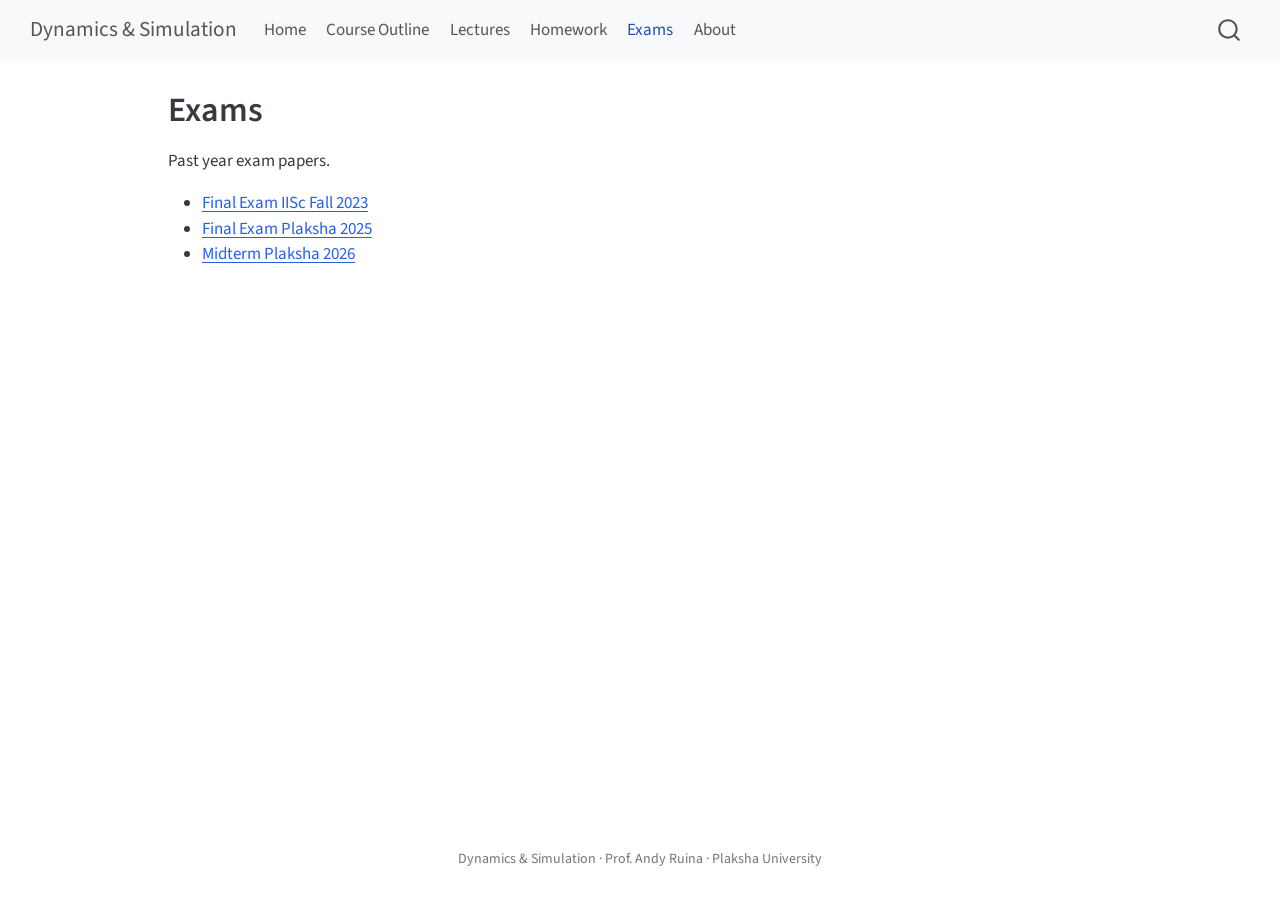
<file: exams.html>
<!DOCTYPE html>
<html xmlns="http://www.w3.org/1999/xhtml" lang="en" xml:lang="en"><head>

<meta charset="utf-8">
<meta name="generator" content="quarto-1.11.9">

<meta name="viewport" content="width=device-width, initial-scale=1.0, user-scalable=yes">


<title>Exams – Dynamics &amp; Simulation</title>
<style>
/* Default styles provided by pandoc.
** See https://pandoc.org/MANUAL.html#variables-for-html for config info.
*/
span.smallcaps{font-variant: small-caps;}
div.columns{display: flex; gap: 1.5em;}
div.column{flex: auto;}
@media screen {
div.columns{gap: min(4vw, 1.5em);}
div.column{overflow-x: auto;}
}
div.hanging-indent{margin-left: 1.5em; text-indent: -1.5em;}
ul.task-list{list-style: none;}
ul.task-list li input[type="checkbox"] {
  width: 0.8em;
  margin: 0 0.8em 0.2em -1em; /* quarto-specific, see https://github.com/quarto-dev/quarto-cli/issues/4556 */ 
  vertical-align: middle;
}
</style>


<script src="site_libs/quarto-nav/quarto-nav.js"></script>
<script src="site_libs/quarto-nav/headroom.min.js"></script>
<script src="site_libs/clipboard/clipboard.min.js"></script>
<script src="site_libs/quarto-search/autocomplete.umd.js"></script>
<script src="site_libs/quarto-search/fuse.min.js"></script>
<script src="site_libs/quarto-search/quarto-search.js"></script>
<meta name="quarto:offset" content="./">
<script src="site_libs/quarto-html/quarto.js" type="module"></script>
<script src="site_libs/quarto-html/tabsets/tabsets.js" type="module"></script>
<script src="site_libs/quarto-html/scrollable-regions/scrollable-regions.js" type="module"></script>
<script src="site_libs/quarto-html/popper.min.js"></script>
<script src="site_libs/quarto-html/tippy.umd.min.js"></script>
<script src="site_libs/quarto-html/anchor.min.js"></script>
<link href="site_libs/quarto-html/tippy.css" rel="stylesheet">
<link href="site_libs/quarto-html/quarto-syntax-highlighting-63b5708e65d6cd79cd7618c58d0c21e7.css" rel="stylesheet" id="quarto-text-highlighting-styles">
<script src="site_libs/bootstrap/bootstrap.min.js"></script>
<link href="site_libs/bootstrap/bootstrap-icons.css" rel="stylesheet">
<link href="site_libs/bootstrap/bootstrap-8d3ad9c781c51ccd60b292c95058b2c2.min.css" rel="stylesheet" append-hash="true" id="quarto-bootstrap" data-mode="light">
<script id="quarto-search-options" type="application/json">{
  "location": "navbar",
  "copy-button": false,
  "collapse-after": 3,
  "panel-placement": "end",
  "type": "overlay",
  "limit": 50,
  "keyboard-shortcut": [
    "f",
    "/",
    "s"
  ],
  "show-item-context": false,
  "language": {
    "search-no-results-text": "No results",
    "search-matching-documents-text": "matching documents",
    "search-copy-link-title": "Copy link to search",
    "search-hide-matches-text": "Hide additional matches",
    "search-more-match-text": "more match in this document",
    "search-more-matches-text": "more matches in this document",
    "search-clear-button-title": "Clear",
    "search-text-placeholder": "",
    "search-detached-cancel-button-title": "Cancel",
    "search-submit-button-title": "Submit",
    "search-label": "Search"
  }
}</script>


<link rel="stylesheet" href="styles.css">
</head>

<body class="nav-fixed quarto-light"><a id="quarto-skip-link" class="visually-hidden-focusable" href="#quarto-document-content">Skip to main content</a>

<div id="quarto-search-results"></div>
  <header id="quarto-header" class="headroom fixed-top">
    <nav class="navbar navbar-expand-lg " data-bs-theme="dark" aria-label="Site">
      <div class="navbar-container container-fluid">
      <div class="navbar-brand-container mx-auto">
    <a class="navbar-brand" href="./index.html">
    <span class="navbar-title">Dynamics &amp; Simulation</span>
    </a>
  </div>
          <button class="navbar-toggler" type="button" data-bs-toggle="collapse" data-bs-target="#navbarCollapse" aria-controls="navbarCollapse" aria-expanded="false" aria-label="Toggle navigation" onclick="if (window.quartoToggleHeadroom) { window.quartoToggleHeadroom(); }">
  <span class="navbar-toggler-icon"></span>
</button>
          <div class="collapse navbar-collapse" id="navbarCollapse">
            <ul class="navbar-nav navbar-nav-scroll me-auto">
  <li class="nav-item">
    <a class="nav-link" href="./index.html"> 
<span class="menu-text">Home</span></a>
  </li>  
  <li class="nav-item">
    <a class="nav-link" href="./outline.html"> 
<span class="menu-text">Course Outline</span></a>
  </li>  
  <li class="nav-item">
    <a class="nav-link" href="./lectures.html"> 
<span class="menu-text">Lectures</span></a>
  </li>  
  <li class="nav-item">
    <a class="nav-link" href="./homework.html"> 
<span class="menu-text">Homework</span></a>
  </li>  
  <li class="nav-item">
    <a class="nav-link active" href="./exams.html" aria-current="page"> 
<span class="menu-text">Exams</span></a>
  </li>  
  <li class="nav-item">
    <a class="nav-link" href="./about.html"> 
<span class="menu-text">About</span></a>
  </li>  
</ul>
          </div> <!-- /navcollapse -->
            <div class="quarto-navbar-tools">
</div>
            <div id="quarto-search" class="" title="Search"></div>
      </div> <!-- /container-fluid -->
    </nav>
</header>
<!-- content -->
<div id="quarto-content" class="quarto-container page-columns page-rows-contents page-layout-article page-navbar">
<!-- sidebar -->
<!-- margin-sidebar -->
    <div id="quarto-margin-sidebar" class="sidebar margin-sidebar zindex-bottom">
        
    </div>
<!-- main -->
<main class="content" id="quarto-document-content" tabindex="-1">

<header id="title-block-header" class="quarto-title-block default">
<div class="quarto-title">
<h1 class="title">Exams</h1>
</div>



<div class="quarto-title-meta">

    
  
    
  </div>
  


</header>


<p>Past year exam papers.</p>
<ul>
<li><a href="TestsExams/Final Exam IISc Fall 2023.pdf">Final Exam IISc Fall 2023</a></li>
<li><a href="TestsExams/Final Exam Plaksha 2025.pdf">Final Exam Plaksha 2025</a></li>
<li><a href="TestsExams/Midterm Plaksha 2026.pdf">Midterm Plaksha 2026</a></li>
</ul>



</main> <!-- /main -->
<script id="quarto-html-after-body" type="application/javascript">
  window.document.addEventListener("DOMContentLoaded", function (event) {
    const icon = "";
    const anchorJS = new window.AnchorJS();
    anchorJS.options = {
      placement: 'right',
      icon: icon
    };
    anchorJS.add('.anchored');
    const isCodeAnnotation = (el) => {
      for (const clz of el.classList) {
        if (clz.startsWith('code-annotation-')) {                     
          return true;
        }
      }
      return false;
    }
    const onCopySuccess = function(e) {
      // button target
      const button = e.trigger;
      // don't keep focus
      button.blur();
      // flash "checked"
      button.classList.add('code-copy-button-checked');
      var currentTitle = button.getAttribute("title");
      button.setAttribute("title", "Copied!");
      let tooltip;
      if (window.bootstrap) {
        button.setAttribute("data-bs-toggle", "tooltip");
        button.setAttribute("data-bs-placement", "left");
        button.setAttribute("data-bs-title", "Copied!");
        tooltip = new bootstrap.Tooltip(button, 
          { trigger: "manual", 
            customClass: "code-copy-button-tooltip",
            offset: [0, -8]});
        tooltip.show();    
      }
      setTimeout(function() {
        if (tooltip) {
          tooltip.hide();
          button.removeAttribute("data-bs-title");
          button.removeAttribute("data-bs-toggle");
          button.removeAttribute("data-bs-placement");
        }
        button.setAttribute("title", currentTitle);
        button.classList.remove('code-copy-button-checked');
      }, 1000);
      // clear code selection
      e.clearSelection();
    }
    const getTextToCopy = function(trigger) {
      const outerScaffold = trigger.parentElement.cloneNode(true);
      const codeEl = outerScaffold.querySelector('code');
      for (const childEl of codeEl.children) {
        if (isCodeAnnotation(childEl)) {
          childEl.remove();
        }
      }
      return codeEl.innerText;
    }
    const clipboard = new window.ClipboardJS('.code-copy-button:not([data-in-quarto-modal])', {
      text: getTextToCopy
    });
    clipboard.on('success', onCopySuccess);
    if (window.document.getElementById('quarto-embedded-source-code-modal')) {
      const clipboardModal = new window.ClipboardJS('.code-copy-button[data-in-quarto-modal]', {
        text: getTextToCopy,
        container: window.document.getElementById('quarto-embedded-source-code-modal')
      });
      clipboardModal.on('success', onCopySuccess);
    }
      var localhostRegex = new RegExp(/^(?:http|https):\/\/localhost\:?[0-9]*\//);
      var mailtoRegex = new RegExp(/^mailto:/);
        var filterRegex = new RegExp("https:\/\/suraj1102\.github\.io\/DynamicsSimWebsite\/");
      const newWindowLabel = "(opens in a new tab)";
      const newWindowNoteId = "quarto-ext-newwindow-label";
      // Links reference one hidden label through aria-describedby, so the
      // announcement never changes their accessible name.
      var describeNewWindow = (link) => {
        if (!window.document.getElementById(newWindowNoteId)) {
          var newWindowNote = window.document.createElement("span");
          newWindowNote.id = newWindowNoteId;
          newWindowNote.hidden = true;
          newWindowNote.textContent = newWindowLabel;
          window.document.body.appendChild(newWindowNote);
        }
        var describedBy = (link.getAttribute("aria-describedby") || "").split(/\s+/).filter(Boolean);
        if (!describedBy.includes(newWindowNoteId)) {
          describedBy.push(newWindowNoteId);
          link.setAttribute("aria-describedby", describedBy.join(" "));
        }
      }
      var isInternal = (href) => {
          return filterRegex.test(href) || localhostRegex.test(href) || mailtoRegex.test(href);
      }
      // Inspect non-navigation links and adorn them if external
      window.quartoDecorateExternalLinks = function (root) {
     var links = (root || window.document).querySelectorAll('a[href]:not(.nav-link):not(.navbar-brand):not(.toc-action):not(.sidebar-link):not(.sidebar-item-toggle):not(.pagination-link):not(.no-external):not([aria-hidden]):not(.dropdown-item):not(.quarto-navigation-tool):not(.about-link)');
      for (var i=0; i<links.length; i++) {
        const link = links[i];
        if (!isInternal(link.href)) {
          // undo the damage that might have been done by quarto-nav.js in the case of
          // links that we want to consider external
          if (link.dataset.originalHref !== undefined) {
            link.href = link.dataset.originalHref;
          }
            // target, if specified
            link.setAttribute("target", "_blank");
            if (link.getAttribute("rel") === null) {
              link.setAttribute("rel", "noopener");
            }
            describeNewWindow(link);
          if (!link.classList.contains('no-external-icon')) {
          }
        }
      }
      };
      window.quartoDecorateExternalLinks(window.document);
    // Esc closes the popup (WCAG 1.4.13) and focus leaving both trigger and
    // popup closes it (WCAG 2.4.11); tippy handles neither for interactive popups.
    const hideOnEscAndFocusOut = {
      name: 'hideOnEscAndFocusOut',
      defaultValue: true,
      fn(instance) {
        const dismiss = () => {
          // A show scheduled by the trigger delay would otherwise reopen it
          instance.clearDelayTimeouts();
          instance.hide();
        };
        const onKeyDown = (event) => {
          if (event.key !== 'Escape') {
            return;
          }
          // Keep Esc from also reaching page handlers (e.g. reveal.js overview),
          // except an open reveal.js slide menu, which Esc should close too.
          // The menu handles keys only when its keyboard option is on.
          const menuHandlesEsc = window.Reveal?.getPlugin?.('menu')?.isOpen() &&
            window.Reveal.getConfig().menu?.keyboard !== false;
          if (!menuHandlesEsc) {
            event.stopPropagation();
          }
          if (instance.popper.contains(window.document.activeElement)) {
            // Disabled while refocusing so the focus trigger does not reopen it
            instance.disable();
            instance.reference.focus();
            instance.enable();
          }
          dismiss();
        };
        const onFocusOut = (event) => {
          const target = event.relatedTarget;
          if (target && !instance.reference.contains(target) &&
              !instance.popper.contains(target)) {
            dismiss();
          }
        };
        // On the trigger too: a click trigger (code-annotations: select) has no
        // blur handling. Attached for the instance's lifetime so leaving the
        // trigger also cancels a show still pending on the trigger delay.
        instance.reference.addEventListener('focusout', onFocusOut);
        return {
          onShow() {
            window.document.addEventListener('keydown', onKeyDown, true);
            instance.popper.addEventListener('focusout', onFocusOut);
          },
          onHide() {
            window.document.removeEventListener('keydown', onKeyDown, true);
            instance.popper.removeEventListener('focusout', onFocusOut);
          },
          onDestroy() {
            instance.reference.removeEventListener('focusout', onFocusOut);
          },
        };
      },
    };
    function tippyHover(el, contentFn, onTriggerFn, onUntriggerFn) {
      const config = {
        allowHTML: true,
        maxWidth: 500,
        delay: 100,
        arrow: false,
        appendTo: function(el) {
            return el.parentElement;
        },
        interactive: true,
        interactiveBorder: 10,
        theme: 'quarto',
        placement: 'bottom-start',
        plugins: [hideOnEscAndFocusOut],
      };
      if (contentFn) {
        config.content = contentFn;
      }
      if (onTriggerFn) {
        config.onTrigger = onTriggerFn;
      }
      if (onUntriggerFn) {
        config.onUntrigger = onUntriggerFn;
      }
      window.tippy(el, config); 
    }
    const noterefs = window.document.querySelectorAll('a[role="doc-noteref"]');
    for (var i=0; i<noterefs.length; i++) {
      const ref = noterefs[i];
      tippyHover(ref, function() {
        // use id or data attribute instead here
        let href = ref.getAttribute('data-footnote-href') || ref.getAttribute('href');
        try { href = new URL(href).hash; } catch {}
        const id = href.replace(/^#\/?/, "");
        const note = window.document.getElementById(id);
        if (note) {
          return note.innerHTML;
        } else {
          return "";
        }
      });
    }
    const xrefs = window.document.querySelectorAll('a.quarto-xref');
    const processXRef = (id, note) => {
      // Strip column container classes
      const stripColumnClz = (el) => {
        el.classList.remove("page-full", "page-columns");
        if (el.children) {
          for (const child of el.children) {
            stripColumnClz(child);
          }
        }
      }
      stripColumnClz(note)
      if (id === null || id.startsWith('sec-')) {
        // Special case sections, only their first couple elements
        const container = document.createElement("div");
        if (note.children && note.children.length > 2) {
          container.appendChild(note.children[0].cloneNode(true));
          for (let i = 1; i < note.children.length; i++) {
            const child = note.children[i];
            if (child.tagName === "P" && child.innerText === "") {
              continue;
            } else {
              container.appendChild(child.cloneNode(true));
              break;
            }
          }
          if (window.Quarto?.typesetMath) {
            window.Quarto.typesetMath(container);
          }
          return container.innerHTML
        } else {
          if (window.Quarto?.typesetMath) {
            window.Quarto.typesetMath(note);
          }
          return note.innerHTML;
        }
      } else {
        // Remove any anchor links if they are present
        const anchorLink = note.querySelector('a.anchorjs-link');
        if (anchorLink) {
          anchorLink.remove();
        }
        if (window.Quarto?.typesetMath) {
          window.Quarto.typesetMath(note);
        }
        if (note.classList.contains("callout")) {
          return note.outerHTML;
        } else {
          return note.innerHTML;
        }
      }
    }
    for (var i=0; i<xrefs.length; i++) {
      const xref = xrefs[i];
      tippyHover(xref, undefined, function(instance) {
        instance.disable();
        let url = xref.getAttribute('href');
        let hash = undefined; 
        if (url.startsWith('#')) {
          hash = url;
        } else {
          try { hash = new URL(url).hash; } catch {}
        }
        if (hash) {
          const id = hash.replace(/^#\/?/, "");
          const note = window.document.getElementById(id);
          if (note !== null) {
            try {
              const html = processXRef(id, note.cloneNode(true));
              instance.setContent(html);
            } finally {
              instance.enable();
              instance.show();
            }
          } else {
            // See if we can fetch this
            fetch(url.split('#')[0])
            .then(res => res.text())
            .then(html => {
              const parser = new DOMParser();
              const htmlDoc = parser.parseFromString(html, "text/html");
              const note = htmlDoc.getElementById(id);
              if (note !== null) {
                const html = processXRef(id, note);
                instance.setContent(html);
              } 
            }).finally(() => {
              instance.enable();
              instance.show();
            });
          }
        } else {
          // See if we can fetch a full url (with no hash to target)
          // This is a special case and we should probably do some content thinning / targeting
          fetch(url)
          .then(res => res.text())
          .then(html => {
            const parser = new DOMParser();
            const htmlDoc = parser.parseFromString(html, "text/html");
            const note = htmlDoc.querySelector('main.content');
            if (note !== null) {
              // This should only happen for chapter cross references
              // (since there is no id in the URL)
              // remove the first header
              if (note.children.length > 0 && note.children[0].tagName === "HEADER") {
                note.children[0].remove();
              }
              const html = processXRef(null, note);
              instance.setContent(html);
            } 
          }).finally(() => {
            instance.enable();
            instance.show();
          });
        }
      }, function(instance) {
      });
    }
        let selectedAnnoteEl;
        const selectorForAnnotation = ( cell, annotation) => {
          let cellAttr = 'data-code-cell="' + cell + '"';
          let lineAttr = 'data-code-annotation="' +  annotation + '"';
          const selector = 'span[' + cellAttr + '][' + lineAttr + ']';
          return selector;
        }
        const selectCodeLines = (annoteEl) => {
          const doc = window.document;
          const targetCell = annoteEl.getAttribute("data-target-cell");
          const targetAnnotation = annoteEl.getAttribute("data-target-annotation");
          const annoteSpan = window.document.querySelector(selectorForAnnotation(targetCell, targetAnnotation));
          const lines = annoteSpan.getAttribute("data-code-lines").split(",");
          const lineIds = lines.map((line) => {
            return targetCell + "-" + line;
          })
          // Each band is positioned against its own containing block, which is
          // not the offsetParent of the lines, so place it from client rects.
          const placeBand = (band, firstEl, lastEl, codeBlock) => {
            const container = band.offsetParent;
            if (container === null) {
              return;
            }
            const containerRect = container.getBoundingClientRect();
            // Reveal.js scales slides with a transform, so convert client
            // pixels back to the CSS pixels of the container.
            const scale = containerRect.height / container.offsetHeight || 1;
            const firstRect = firstEl.getBoundingClientRect();
            const lastRect = lastEl.getBoundingClientRect();
            const top = (firstRect.top - containerRect.top) / scale - container.clientTop + container.scrollTop;
            const height = (lastRect.bottom - firstRect.top) / scale;
            band.style.top = top - 2 + "px";
            band.style.height = height + 4 + "px";
            if (codeBlock) {
              // Without the copy button wrapper, the containing block is wider
              // than the code block, so span the code block explicitly.
              const blockRect = codeBlock.getBoundingClientRect();
              band.style.left = (blockRect.left - containerRect.left) / scale - container.clientLeft + container.scrollLeft + "px";
              band.style.width = blockRect.width / scale + "px";
            }
          };
          if (lineIds.length > 0) {
            const el = window.document.getElementById(lineIds[0]);
            const lastEl = window.document.getElementById(lineIds[lineIds.length - 1]);
            const parent = el.parentElement.parentElement;
            // cook up a div (if necessary) and position it
            let div = window.document.getElementById("code-annotation-line-highlight");
            if (div === null) {
              div = window.document.createElement("div");
              div.setAttribute("id", "code-annotation-line-highlight");
              div.style.position = 'absolute';
              parent.appendChild(div);
            }
            placeBand(div, el, lastEl, parent.closest("div.sourceCode") || parent);
            let gutterDiv = window.document.getElementById("code-annotation-line-highlight-gutter");
            if (gutterDiv === null) {
              gutterDiv = window.document.createElement("div");
              gutterDiv.setAttribute("id", "code-annotation-line-highlight-gutter");
              gutterDiv.style.position = 'absolute';
              const codeCell = window.document.getElementById(targetCell);
              const gutter = codeCell.querySelector('.code-annotation-gutter');
              gutter.appendChild(gutterDiv);
            }
            placeBand(gutterDiv, el, lastEl);
            selectedAnnoteEl = annoteEl;
          }
        };
        const unselectCodeLines = () => {
          const elementsIds = ["code-annotation-line-highlight", "code-annotation-line-highlight-gutter"];
          elementsIds.forEach((elId) => {
            const div = window.document.getElementById(elId);
            if (div) {
              div.remove();
            }
          });
          selectedAnnoteEl = undefined;
        };
          // Handle positioning of the toggle
      window.addEventListener(
        "resize",
        throttle(() => {
          elRect = undefined;
          if (selectedAnnoteEl) {
            selectCodeLines(selectedAnnoteEl);
          }
        }, 10)
      );
      function throttle(fn, ms) {
      let throttle = false;
      let timer;
        return (...args) => {
          if(!throttle) { // first call gets through
              fn.apply(this, args);
              throttle = true;
          } else { // all the others get throttled
              if(timer) clearTimeout(timer); // cancel #2
              timer = setTimeout(() => {
                fn.apply(this, args);
                timer = throttle = false;
              }, ms);
          }
        };
      }
        // Attach click handler to the DT
        const annoteDls = window.document.querySelectorAll('dt[data-target-cell]');
        for (const annoteDlNode of annoteDls) {
          annoteDlNode.addEventListener('click', (event) => {
            const clickedEl = event.target;
            if (clickedEl !== selectedAnnoteEl) {
              unselectCodeLines();
              const activeEl = window.document.querySelector('dt[data-target-cell].code-annotation-active');
              if (activeEl) {
                activeEl.classList.remove('code-annotation-active');
              }
              selectCodeLines(clickedEl);
              clickedEl.classList.add('code-annotation-active');
            } else {
              // Unselect the line
              unselectCodeLines();
              clickedEl.classList.remove('code-annotation-active');
            }
          });
        }
    const findCites = (el) => {
      const parentEl = el.parentElement;
      if (parentEl) {
        const cites = parentEl.dataset.cites;
        if (cites) {
          return {
            el,
            cites: cites.split(' ')
          };
        } else {
          return findCites(el.parentElement)
        }
      } else {
        return undefined;
      }
    };
    var bibliorefs = window.document.querySelectorAll('a[role="doc-biblioref"]');
    for (var i=0; i<bibliorefs.length; i++) {
      const ref = bibliorefs[i];
      const citeInfo = findCites(ref);
      if (citeInfo) {
        tippyHover(citeInfo.el, function() {
          var popup = window.document.createElement('div');
          citeInfo.cites.forEach(function(cite) {
            var citeDiv = window.document.createElement('div');
            citeDiv.classList.add('hanging-indent');
            citeDiv.classList.add('csl-entry');
            var biblioDiv = window.document.getElementById('ref-' + cite);
            if (biblioDiv) {
              citeDiv.innerHTML = biblioDiv.innerHTML;
            }
            popup.appendChild(citeDiv);
          });
          return popup.innerHTML;
        });
      }
    }
  });
  </script>
  <script type="application/javascript">
  window.quartoScrollableRegionsLabels = {"code":"Scrollable code","output":"Scrollable output"};
  </script>
</div> <!-- /content -->
<footer class="footer">
  <div class="nav-footer">
    <div class="nav-footer-left">
      &nbsp;
    </div>   
    <div class="nav-footer-center">
<p>Dynamics &amp; Simulation · Prof.&nbsp;Andy Ruina · Plaksha University</p>
</div>
    <div class="nav-footer-right">
      &nbsp;
    </div>
  </div>
</footer>




</body></html>
</file>
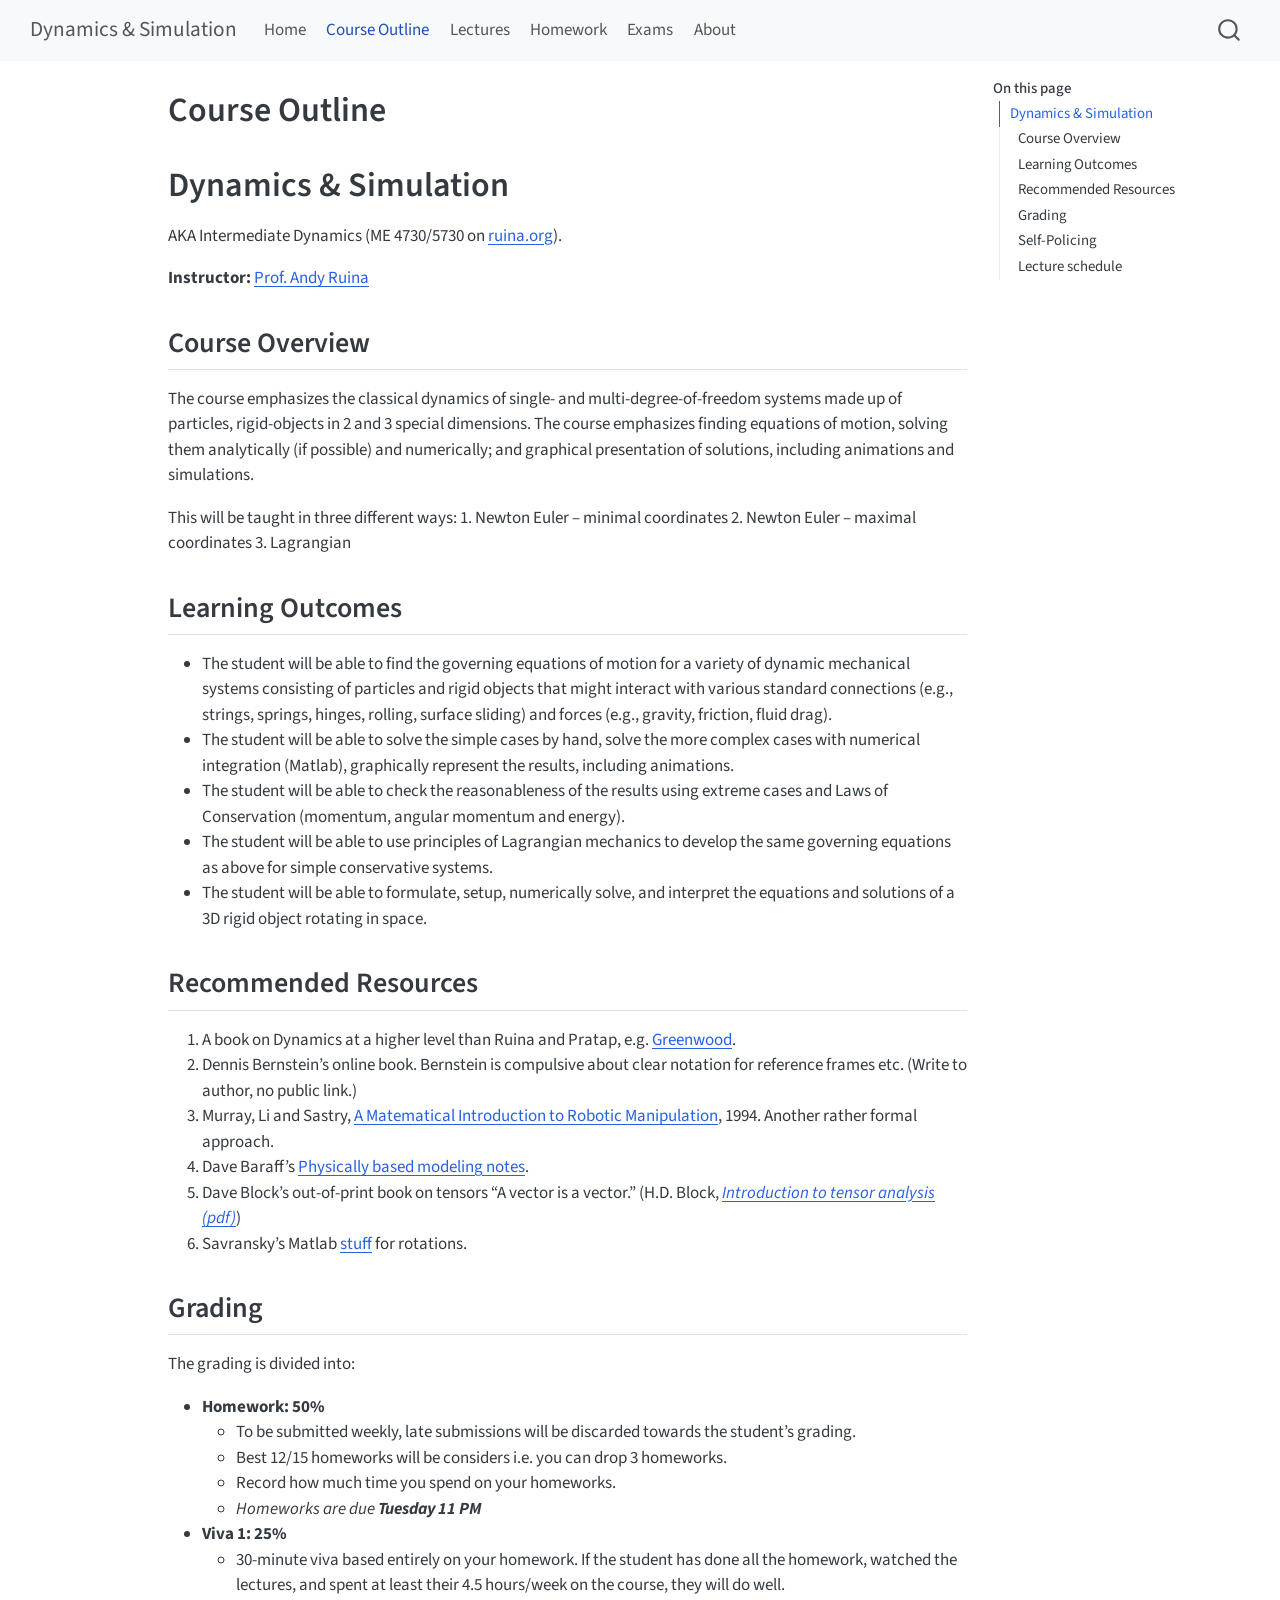
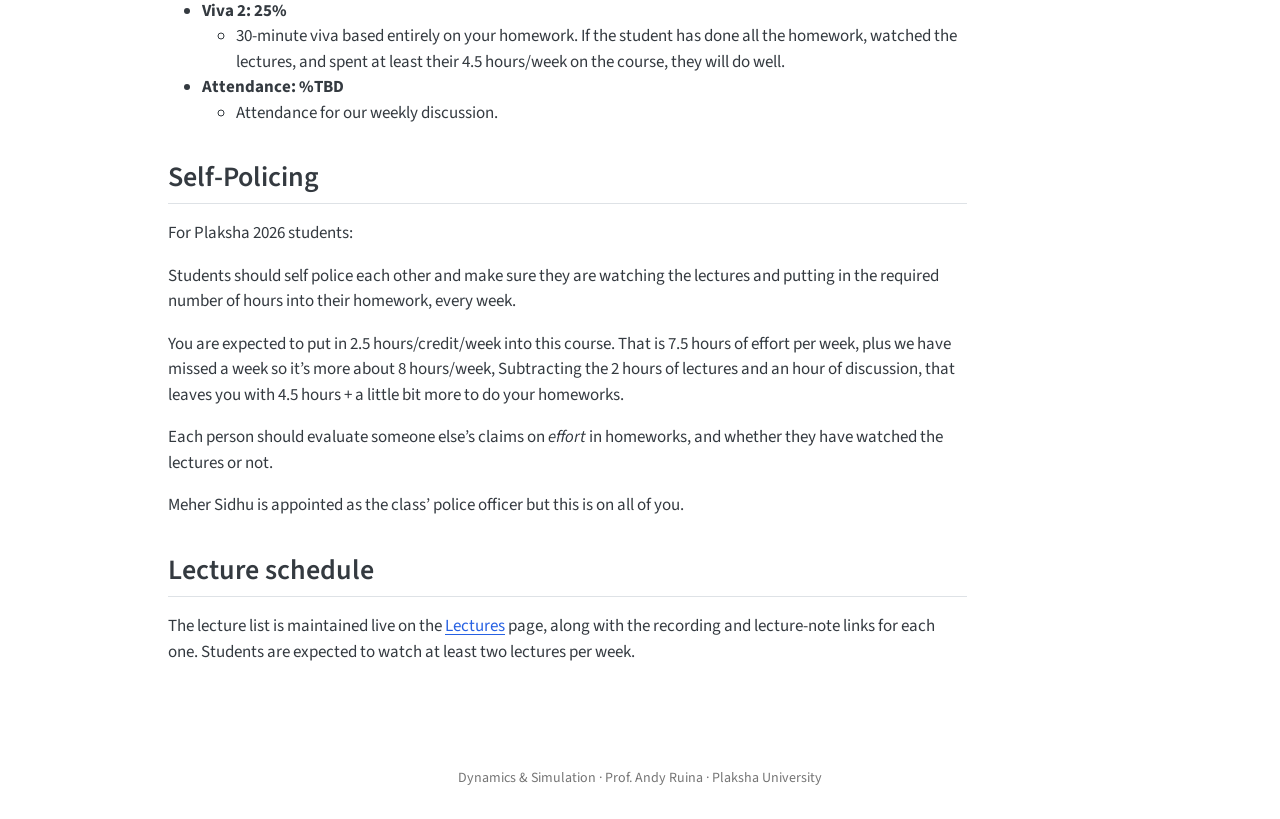
<file: outline.html>
<!DOCTYPE html>
<html xmlns="http://www.w3.org/1999/xhtml" lang="en" xml:lang="en"><head>

<meta charset="utf-8">
<meta name="generator" content="quarto-1.11.9">

<meta name="viewport" content="width=device-width, initial-scale=1.0, user-scalable=yes">


<title>Course Outline – Dynamics &amp; Simulation</title>
<style>
/* Default styles provided by pandoc.
** See https://pandoc.org/MANUAL.html#variables-for-html for config info.
*/
span.smallcaps{font-variant: small-caps;}
div.columns{display: flex; gap: 1.5em;}
div.column{flex: auto;}
@media screen {
div.columns{gap: min(4vw, 1.5em);}
div.column{overflow-x: auto;}
}
div.hanging-indent{margin-left: 1.5em; text-indent: -1.5em;}
ul.task-list{list-style: none;}
ul.task-list li input[type="checkbox"] {
  width: 0.8em;
  margin: 0 0.8em 0.2em -1em; /* quarto-specific, see https://github.com/quarto-dev/quarto-cli/issues/4556 */ 
  vertical-align: middle;
}
</style>


<script src="site_libs/quarto-nav/quarto-nav.js"></script>
<script src="site_libs/quarto-nav/headroom.min.js"></script>
<script src="site_libs/clipboard/clipboard.min.js"></script>
<script src="site_libs/quarto-search/autocomplete.umd.js"></script>
<script src="site_libs/quarto-search/fuse.min.js"></script>
<script src="site_libs/quarto-search/quarto-search.js"></script>
<meta name="quarto:offset" content="./">
<script src="site_libs/quarto-html/quarto.js" type="module"></script>
<script src="site_libs/quarto-html/tabsets/tabsets.js" type="module"></script>
<script src="site_libs/quarto-html/scrollable-regions/scrollable-regions.js" type="module"></script>
<script src="site_libs/quarto-html/popper.min.js"></script>
<script src="site_libs/quarto-html/tippy.umd.min.js"></script>
<script src="site_libs/quarto-html/anchor.min.js"></script>
<link href="site_libs/quarto-html/tippy.css" rel="stylesheet">
<link href="site_libs/quarto-html/quarto-syntax-highlighting-63b5708e65d6cd79cd7618c58d0c21e7.css" rel="stylesheet" id="quarto-text-highlighting-styles">
<script src="site_libs/bootstrap/bootstrap.min.js"></script>
<link href="site_libs/bootstrap/bootstrap-icons.css" rel="stylesheet">
<link href="site_libs/bootstrap/bootstrap-8d3ad9c781c51ccd60b292c95058b2c2.min.css" rel="stylesheet" append-hash="true" id="quarto-bootstrap" data-mode="light">
<script id="quarto-search-options" type="application/json">{
  "location": "navbar",
  "copy-button": false,
  "collapse-after": 3,
  "panel-placement": "end",
  "type": "overlay",
  "limit": 50,
  "keyboard-shortcut": [
    "f",
    "/",
    "s"
  ],
  "show-item-context": false,
  "language": {
    "search-no-results-text": "No results",
    "search-matching-documents-text": "matching documents",
    "search-copy-link-title": "Copy link to search",
    "search-hide-matches-text": "Hide additional matches",
    "search-more-match-text": "more match in this document",
    "search-more-matches-text": "more matches in this document",
    "search-clear-button-title": "Clear",
    "search-text-placeholder": "",
    "search-detached-cancel-button-title": "Cancel",
    "search-submit-button-title": "Submit",
    "search-label": "Search"
  }
}</script>


<link rel="stylesheet" href="styles.css">
</head>

<body class="nav-fixed quarto-light"><a id="quarto-skip-link" class="visually-hidden-focusable" href="#quarto-document-content">Skip to main content</a>

<div id="quarto-search-results"></div>
  <header id="quarto-header" class="headroom fixed-top">
    <nav class="navbar navbar-expand-lg " data-bs-theme="dark" aria-label="Site">
      <div class="navbar-container container-fluid">
      <div class="navbar-brand-container mx-auto">
    <a class="navbar-brand" href="./index.html">
    <span class="navbar-title">Dynamics &amp; Simulation</span>
    </a>
  </div>
          <button class="navbar-toggler" type="button" data-bs-toggle="collapse" data-bs-target="#navbarCollapse" aria-controls="navbarCollapse" aria-expanded="false" aria-label="Toggle navigation" onclick="if (window.quartoToggleHeadroom) { window.quartoToggleHeadroom(); }">
  <span class="navbar-toggler-icon"></span>
</button>
          <div class="collapse navbar-collapse" id="navbarCollapse">
            <ul class="navbar-nav navbar-nav-scroll me-auto">
  <li class="nav-item">
    <a class="nav-link" href="./index.html"> 
<span class="menu-text">Home</span></a>
  </li>  
  <li class="nav-item">
    <a class="nav-link active" href="./outline.html" aria-current="page"> 
<span class="menu-text">Course Outline</span></a>
  </li>  
  <li class="nav-item">
    <a class="nav-link" href="./lectures.html"> 
<span class="menu-text">Lectures</span></a>
  </li>  
  <li class="nav-item">
    <a class="nav-link" href="./homework.html"> 
<span class="menu-text">Homework</span></a>
  </li>  
  <li class="nav-item">
    <a class="nav-link" href="./exams.html"> 
<span class="menu-text">Exams</span></a>
  </li>  
  <li class="nav-item">
    <a class="nav-link" href="./about.html"> 
<span class="menu-text">About</span></a>
  </li>  
</ul>
          </div> <!-- /navcollapse -->
            <div class="quarto-navbar-tools">
</div>
            <div id="quarto-search" class="" title="Search"></div>
      </div> <!-- /container-fluid -->
    </nav>
</header>
<!-- content -->
<div id="quarto-content" class="quarto-container page-columns page-rows-contents page-layout-article page-navbar">
<!-- sidebar -->
<!-- margin-sidebar -->
    <div id="quarto-margin-sidebar" class="sidebar margin-sidebar">
        <nav id="TOC" role="doc-toc" aria-labelledby="toc-title" class="toc-active">
    <h2 id="toc-title">On this page</h2>
   
  <ul>
  <li><a href="#dynamics-simulation" id="toc-dynamics-simulation" class="nav-link active" data-scroll-target="#dynamics-simulation">Dynamics &amp; Simulation</a>
  <ul class="collapse">
  <li><a href="#course-overview" id="toc-course-overview" class="nav-link" data-scroll-target="#course-overview">Course Overview</a></li>
  <li><a href="#learning-outcomes" id="toc-learning-outcomes" class="nav-link" data-scroll-target="#learning-outcomes">Learning Outcomes</a></li>
  <li><a href="#recommended-resources" id="toc-recommended-resources" class="nav-link" data-scroll-target="#recommended-resources">Recommended Resources</a></li>
  <li><a href="#grading" id="toc-grading" class="nav-link" data-scroll-target="#grading">Grading</a></li>
  <li><a href="#self-policing" id="toc-self-policing" class="nav-link" data-scroll-target="#self-policing">Self-Policing</a></li>
  <li><a href="#lecture-schedule" id="toc-lecture-schedule" class="nav-link" data-scroll-target="#lecture-schedule">Lecture schedule</a></li>
  </ul></li>
  </ul>
</nav>
    </div>
<!-- main -->
<main class="content" id="quarto-document-content" tabindex="-1">

<header id="title-block-header" class="quarto-title-block default">
<div class="quarto-title">
<h1 class="title">Course Outline</h1>
</div>



<div class="quarto-title-meta">

    
  
    
  </div>
  


</header>


<section id="dynamics-simulation" class="level1">
<h1>Dynamics &amp; Simulation</h1>
<p>AKA Intermediate Dynamics (ME 4730/5730 on <a href="https://ruina.org">ruina.org</a>).</p>
<p><strong>Instructor:</strong> <a href="https://ruina.org">Prof.&nbsp;Andy Ruina</a></p>
<section id="course-overview" class="level2">
<h2 class="anchored" data-anchor-id="course-overview">Course Overview</h2>
<p>The course emphasizes the classical dynamics of single- and multi-degree-of-freedom systems made up of particles, rigid-objects in 2 and 3 special dimensions. The course emphasizes finding equations of motion, solving them analytically (if possible) and numerically; and graphical presentation of solutions, including animations and simulations.</p>
<p>This will be taught in three different ways: 1. Newton Euler – minimal coordinates 2. Newton Euler – maximal coordinates 3. Lagrangian</p>
</section>
<section id="learning-outcomes" class="level2">
<h2 class="anchored" data-anchor-id="learning-outcomes">Learning Outcomes</h2>
<ul>
<li>The student will be able to find the governing equations of motion for a variety of dynamic mechanical systems consisting of particles and rigid objects that might interact with various standard connections (e.g., strings, springs, hinges, rolling, surface sliding) and forces (e.g., gravity, friction, fluid drag).</li>
<li>The student will be able to solve the simple cases by hand, solve the more complex cases with numerical integration (Matlab), graphically represent the results, including animations.</li>
<li>The student will be able to check the reasonableness of the results using extreme cases and Laws of Conservation (momentum, angular momentum and energy).</li>
<li>The student will be able to use principles of Lagrangian mechanics to develop the same governing equations as above for simple conservative systems.</li>
<li>The student will be able to formulate, setup, numerically solve, and interpret the equations and solutions of a 3D rigid object rotating in space.</li>
</ul>
</section>
<section id="recommended-resources" class="level2">
<h2 class="anchored" data-anchor-id="recommended-resources">Recommended Resources</h2>
<ol type="1">
<li>A book on Dynamics at a higher level than Ruina and Pratap, e.g.&nbsp;<a href="http://www.amazon.com/Principles-Dynamics-2nd-Donald-Greenwood/dp/0137099819/ref=sr_1_1?s=books&amp;ie=UTF8&amp;qid=1343681206&amp;sr=1-1&amp;keywords=greenwood+dynamics">Greenwood</a>.</li>
<li>Dennis Bernstein’s online book. Bernstein is compulsive about clear notation for reference frames etc. (Write to author, no public link.)</li>
<li>Murray, Li and Sastry, <a href="http://www.cds.caltech.edu/~murray/books/MLS/pdf/mls94-complete.pdf">A Matematical Introduction to Robotic Manipulation</a>, 1994. Another rather formal approach.</li>
<li>Dave Baraff’s <a href="http://www.cs.cmu.edu/~baraff/sigcourse/index.html">Physically based modeling notes</a>.</li>
<li>Dave Block’s out-of-print book on tensors “A vector is a vector.” (H.D. Block, <a href="http://ruina.tam.cornell.edu/Courses/ME6700/references/block_tensor_analysis.pdf"><em>Introduction to tensor analysis (pdf)</em></a>)</li>
<li>Savransky’s Matlab <a href="http://www.mathworks.com/matlabcentral/fileexchange/31332-find-euler-angles">stuff</a> for rotations.</li>
</ol>
</section>
<section id="grading" class="level2">
<h2 class="anchored" data-anchor-id="grading">Grading</h2>
<p>The grading is divided into:</p>
<ul>
<li><strong>Homework: 50%</strong>
<ul>
<li>To be submitted weekly, late submissions will be discarded towards the student’s grading.</li>
<li>Best 12/15 homeworks will be considers i.e.&nbsp;you can drop 3 homeworks.</li>
<li>Record how much time you spend on your homeworks.</li>
<li><em>Homeworks are due <strong>Tuesday 11 PM</strong></em></li>
</ul></li>
<li><strong>Viva 1: 25%</strong>
<ul>
<li>30-minute viva based entirely on your homework. If the student has done all the homework, watched the lectures, and spent at least their 4.5 hours/week on the course, they will do well.</li>
</ul></li>
<li><strong>Viva 2: 25%</strong>
<ul>
<li>30-minute viva based entirely on your homework. If the student has done all the homework, watched the lectures, and spent at least their 4.5 hours/week on the course, they will do well.</li>
</ul></li>
<li><strong>Attendance: %TBD</strong>
<ul>
<li>Attendance for our weekly discussion.</li>
</ul></li>
</ul>
</section>
<section id="self-policing" class="level2">
<h2 class="anchored" data-anchor-id="self-policing">Self-Policing</h2>
<p>For Plaksha 2026 students:</p>
<p>Students should self police each other and make sure they are watching the lectures and putting in the required number of hours into their homework, every week.</p>
<p>You are expected to put in 2.5 hours/credit/week into this course. That is 7.5 hours of effort per week, plus we have missed a week so it’s more about 8 hours/week, Subtracting the 2 hours of lectures and an hour of discussion, that leaves you with 4.5 hours + a little bit more to do your homeworks.</p>
<p>Each person should evaluate someone else’s claims on <em>effort</em> in homeworks, and whether they have watched the lectures or not.</p>
<p>Meher Sidhu is appointed as the class’ police officer but this is on all of you.</p>
</section>
<section id="lecture-schedule" class="level2">
<h2 class="anchored" data-anchor-id="lecture-schedule">Lecture schedule</h2>
<p>The lecture list is maintained live on the <a href="./lectures.html">Lectures</a> page, along with the recording and lecture-note links for each one. Students are expected to watch at least two lectures per week.</p>


</section>
</section>

</main> <!-- /main -->
<script id="quarto-html-after-body" type="application/javascript">
  window.document.addEventListener("DOMContentLoaded", function (event) {
    const icon = "";
    const anchorJS = new window.AnchorJS();
    anchorJS.options = {
      placement: 'right',
      icon: icon
    };
    anchorJS.add('.anchored');
    const isCodeAnnotation = (el) => {
      for (const clz of el.classList) {
        if (clz.startsWith('code-annotation-')) {                     
          return true;
        }
      }
      return false;
    }
    const onCopySuccess = function(e) {
      // button target
      const button = e.trigger;
      // don't keep focus
      button.blur();
      // flash "checked"
      button.classList.add('code-copy-button-checked');
      var currentTitle = button.getAttribute("title");
      button.setAttribute("title", "Copied!");
      let tooltip;
      if (window.bootstrap) {
        button.setAttribute("data-bs-toggle", "tooltip");
        button.setAttribute("data-bs-placement", "left");
        button.setAttribute("data-bs-title", "Copied!");
        tooltip = new bootstrap.Tooltip(button, 
          { trigger: "manual", 
            customClass: "code-copy-button-tooltip",
            offset: [0, -8]});
        tooltip.show();    
      }
      setTimeout(function() {
        if (tooltip) {
          tooltip.hide();
          button.removeAttribute("data-bs-title");
          button.removeAttribute("data-bs-toggle");
          button.removeAttribute("data-bs-placement");
        }
        button.setAttribute("title", currentTitle);
        button.classList.remove('code-copy-button-checked');
      }, 1000);
      // clear code selection
      e.clearSelection();
    }
    const getTextToCopy = function(trigger) {
      const outerScaffold = trigger.parentElement.cloneNode(true);
      const codeEl = outerScaffold.querySelector('code');
      for (const childEl of codeEl.children) {
        if (isCodeAnnotation(childEl)) {
          childEl.remove();
        }
      }
      return codeEl.innerText;
    }
    const clipboard = new window.ClipboardJS('.code-copy-button:not([data-in-quarto-modal])', {
      text: getTextToCopy
    });
    clipboard.on('success', onCopySuccess);
    if (window.document.getElementById('quarto-embedded-source-code-modal')) {
      const clipboardModal = new window.ClipboardJS('.code-copy-button[data-in-quarto-modal]', {
        text: getTextToCopy,
        container: window.document.getElementById('quarto-embedded-source-code-modal')
      });
      clipboardModal.on('success', onCopySuccess);
    }
      var localhostRegex = new RegExp(/^(?:http|https):\/\/localhost\:?[0-9]*\//);
      var mailtoRegex = new RegExp(/^mailto:/);
        var filterRegex = new RegExp("https:\/\/suraj1102\.github\.io\/DynamicsSimWebsite\/");
      const newWindowLabel = "(opens in a new tab)";
      const newWindowNoteId = "quarto-ext-newwindow-label";
      // Links reference one hidden label through aria-describedby, so the
      // announcement never changes their accessible name.
      var describeNewWindow = (link) => {
        if (!window.document.getElementById(newWindowNoteId)) {
          var newWindowNote = window.document.createElement("span");
          newWindowNote.id = newWindowNoteId;
          newWindowNote.hidden = true;
          newWindowNote.textContent = newWindowLabel;
          window.document.body.appendChild(newWindowNote);
        }
        var describedBy = (link.getAttribute("aria-describedby") || "").split(/\s+/).filter(Boolean);
        if (!describedBy.includes(newWindowNoteId)) {
          describedBy.push(newWindowNoteId);
          link.setAttribute("aria-describedby", describedBy.join(" "));
        }
      }
      var isInternal = (href) => {
          return filterRegex.test(href) || localhostRegex.test(href) || mailtoRegex.test(href);
      }
      // Inspect non-navigation links and adorn them if external
      window.quartoDecorateExternalLinks = function (root) {
     var links = (root || window.document).querySelectorAll('a[href]:not(.nav-link):not(.navbar-brand):not(.toc-action):not(.sidebar-link):not(.sidebar-item-toggle):not(.pagination-link):not(.no-external):not([aria-hidden]):not(.dropdown-item):not(.quarto-navigation-tool):not(.about-link)');
      for (var i=0; i<links.length; i++) {
        const link = links[i];
        if (!isInternal(link.href)) {
          // undo the damage that might have been done by quarto-nav.js in the case of
          // links that we want to consider external
          if (link.dataset.originalHref !== undefined) {
            link.href = link.dataset.originalHref;
          }
            // target, if specified
            link.setAttribute("target", "_blank");
            if (link.getAttribute("rel") === null) {
              link.setAttribute("rel", "noopener");
            }
            describeNewWindow(link);
          if (!link.classList.contains('no-external-icon')) {
          }
        }
      }
      };
      window.quartoDecorateExternalLinks(window.document);
    // Esc closes the popup (WCAG 1.4.13) and focus leaving both trigger and
    // popup closes it (WCAG 2.4.11); tippy handles neither for interactive popups.
    const hideOnEscAndFocusOut = {
      name: 'hideOnEscAndFocusOut',
      defaultValue: true,
      fn(instance) {
        const dismiss = () => {
          // A show scheduled by the trigger delay would otherwise reopen it
          instance.clearDelayTimeouts();
          instance.hide();
        };
        const onKeyDown = (event) => {
          if (event.key !== 'Escape') {
            return;
          }
          // Keep Esc from also reaching page handlers (e.g. reveal.js overview),
          // except an open reveal.js slide menu, which Esc should close too.
          // The menu handles keys only when its keyboard option is on.
          const menuHandlesEsc = window.Reveal?.getPlugin?.('menu')?.isOpen() &&
            window.Reveal.getConfig().menu?.keyboard !== false;
          if (!menuHandlesEsc) {
            event.stopPropagation();
          }
          if (instance.popper.contains(window.document.activeElement)) {
            // Disabled while refocusing so the focus trigger does not reopen it
            instance.disable();
            instance.reference.focus();
            instance.enable();
          }
          dismiss();
        };
        const onFocusOut = (event) => {
          const target = event.relatedTarget;
          if (target && !instance.reference.contains(target) &&
              !instance.popper.contains(target)) {
            dismiss();
          }
        };
        // On the trigger too: a click trigger (code-annotations: select) has no
        // blur handling. Attached for the instance's lifetime so leaving the
        // trigger also cancels a show still pending on the trigger delay.
        instance.reference.addEventListener('focusout', onFocusOut);
        return {
          onShow() {
            window.document.addEventListener('keydown', onKeyDown, true);
            instance.popper.addEventListener('focusout', onFocusOut);
          },
          onHide() {
            window.document.removeEventListener('keydown', onKeyDown, true);
            instance.popper.removeEventListener('focusout', onFocusOut);
          },
          onDestroy() {
            instance.reference.removeEventListener('focusout', onFocusOut);
          },
        };
      },
    };
    function tippyHover(el, contentFn, onTriggerFn, onUntriggerFn) {
      const config = {
        allowHTML: true,
        maxWidth: 500,
        delay: 100,
        arrow: false,
        appendTo: function(el) {
            return el.parentElement;
        },
        interactive: true,
        interactiveBorder: 10,
        theme: 'quarto',
        placement: 'bottom-start',
        plugins: [hideOnEscAndFocusOut],
      };
      if (contentFn) {
        config.content = contentFn;
      }
      if (onTriggerFn) {
        config.onTrigger = onTriggerFn;
      }
      if (onUntriggerFn) {
        config.onUntrigger = onUntriggerFn;
      }
      window.tippy(el, config); 
    }
    const noterefs = window.document.querySelectorAll('a[role="doc-noteref"]');
    for (var i=0; i<noterefs.length; i++) {
      const ref = noterefs[i];
      tippyHover(ref, function() {
        // use id or data attribute instead here
        let href = ref.getAttribute('data-footnote-href') || ref.getAttribute('href');
        try { href = new URL(href).hash; } catch {}
        const id = href.replace(/^#\/?/, "");
        const note = window.document.getElementById(id);
        if (note) {
          return note.innerHTML;
        } else {
          return "";
        }
      });
    }
    const xrefs = window.document.querySelectorAll('a.quarto-xref');
    const processXRef = (id, note) => {
      // Strip column container classes
      const stripColumnClz = (el) => {
        el.classList.remove("page-full", "page-columns");
        if (el.children) {
          for (const child of el.children) {
            stripColumnClz(child);
          }
        }
      }
      stripColumnClz(note)
      if (id === null || id.startsWith('sec-')) {
        // Special case sections, only their first couple elements
        const container = document.createElement("div");
        if (note.children && note.children.length > 2) {
          container.appendChild(note.children[0].cloneNode(true));
          for (let i = 1; i < note.children.length; i++) {
            const child = note.children[i];
            if (child.tagName === "P" && child.innerText === "") {
              continue;
            } else {
              container.appendChild(child.cloneNode(true));
              break;
            }
          }
          if (window.Quarto?.typesetMath) {
            window.Quarto.typesetMath(container);
          }
          return container.innerHTML
        } else {
          if (window.Quarto?.typesetMath) {
            window.Quarto.typesetMath(note);
          }
          return note.innerHTML;
        }
      } else {
        // Remove any anchor links if they are present
        const anchorLink = note.querySelector('a.anchorjs-link');
        if (anchorLink) {
          anchorLink.remove();
        }
        if (window.Quarto?.typesetMath) {
          window.Quarto.typesetMath(note);
        }
        if (note.classList.contains("callout")) {
          return note.outerHTML;
        } else {
          return note.innerHTML;
        }
      }
    }
    for (var i=0; i<xrefs.length; i++) {
      const xref = xrefs[i];
      tippyHover(xref, undefined, function(instance) {
        instance.disable();
        let url = xref.getAttribute('href');
        let hash = undefined; 
        if (url.startsWith('#')) {
          hash = url;
        } else {
          try { hash = new URL(url).hash; } catch {}
        }
        if (hash) {
          const id = hash.replace(/^#\/?/, "");
          const note = window.document.getElementById(id);
          if (note !== null) {
            try {
              const html = processXRef(id, note.cloneNode(true));
              instance.setContent(html);
            } finally {
              instance.enable();
              instance.show();
            }
          } else {
            // See if we can fetch this
            fetch(url.split('#')[0])
            .then(res => res.text())
            .then(html => {
              const parser = new DOMParser();
              const htmlDoc = parser.parseFromString(html, "text/html");
              const note = htmlDoc.getElementById(id);
              if (note !== null) {
                const html = processXRef(id, note);
                instance.setContent(html);
              } 
            }).finally(() => {
              instance.enable();
              instance.show();
            });
          }
        } else {
          // See if we can fetch a full url (with no hash to target)
          // This is a special case and we should probably do some content thinning / targeting
          fetch(url)
          .then(res => res.text())
          .then(html => {
            const parser = new DOMParser();
            const htmlDoc = parser.parseFromString(html, "text/html");
            const note = htmlDoc.querySelector('main.content');
            if (note !== null) {
              // This should only happen for chapter cross references
              // (since there is no id in the URL)
              // remove the first header
              if (note.children.length > 0 && note.children[0].tagName === "HEADER") {
                note.children[0].remove();
              }
              const html = processXRef(null, note);
              instance.setContent(html);
            } 
          }).finally(() => {
            instance.enable();
            instance.show();
          });
        }
      }, function(instance) {
      });
    }
        let selectedAnnoteEl;
        const selectorForAnnotation = ( cell, annotation) => {
          let cellAttr = 'data-code-cell="' + cell + '"';
          let lineAttr = 'data-code-annotation="' +  annotation + '"';
          const selector = 'span[' + cellAttr + '][' + lineAttr + ']';
          return selector;
        }
        const selectCodeLines = (annoteEl) => {
          const doc = window.document;
          const targetCell = annoteEl.getAttribute("data-target-cell");
          const targetAnnotation = annoteEl.getAttribute("data-target-annotation");
          const annoteSpan = window.document.querySelector(selectorForAnnotation(targetCell, targetAnnotation));
          const lines = annoteSpan.getAttribute("data-code-lines").split(",");
          const lineIds = lines.map((line) => {
            return targetCell + "-" + line;
          })
          // Each band is positioned against its own containing block, which is
          // not the offsetParent of the lines, so place it from client rects.
          const placeBand = (band, firstEl, lastEl, codeBlock) => {
            const container = band.offsetParent;
            if (container === null) {
              return;
            }
            const containerRect = container.getBoundingClientRect();
            // Reveal.js scales slides with a transform, so convert client
            // pixels back to the CSS pixels of the container.
            const scale = containerRect.height / container.offsetHeight || 1;
            const firstRect = firstEl.getBoundingClientRect();
            const lastRect = lastEl.getBoundingClientRect();
            const top = (firstRect.top - containerRect.top) / scale - container.clientTop + container.scrollTop;
            const height = (lastRect.bottom - firstRect.top) / scale;
            band.style.top = top - 2 + "px";
            band.style.height = height + 4 + "px";
            if (codeBlock) {
              // Without the copy button wrapper, the containing block is wider
              // than the code block, so span the code block explicitly.
              const blockRect = codeBlock.getBoundingClientRect();
              band.style.left = (blockRect.left - containerRect.left) / scale - container.clientLeft + container.scrollLeft + "px";
              band.style.width = blockRect.width / scale + "px";
            }
          };
          if (lineIds.length > 0) {
            const el = window.document.getElementById(lineIds[0]);
            const lastEl = window.document.getElementById(lineIds[lineIds.length - 1]);
            const parent = el.parentElement.parentElement;
            // cook up a div (if necessary) and position it
            let div = window.document.getElementById("code-annotation-line-highlight");
            if (div === null) {
              div = window.document.createElement("div");
              div.setAttribute("id", "code-annotation-line-highlight");
              div.style.position = 'absolute';
              parent.appendChild(div);
            }
            placeBand(div, el, lastEl, parent.closest("div.sourceCode") || parent);
            let gutterDiv = window.document.getElementById("code-annotation-line-highlight-gutter");
            if (gutterDiv === null) {
              gutterDiv = window.document.createElement("div");
              gutterDiv.setAttribute("id", "code-annotation-line-highlight-gutter");
              gutterDiv.style.position = 'absolute';
              const codeCell = window.document.getElementById(targetCell);
              const gutter = codeCell.querySelector('.code-annotation-gutter');
              gutter.appendChild(gutterDiv);
            }
            placeBand(gutterDiv, el, lastEl);
            selectedAnnoteEl = annoteEl;
          }
        };
        const unselectCodeLines = () => {
          const elementsIds = ["code-annotation-line-highlight", "code-annotation-line-highlight-gutter"];
          elementsIds.forEach((elId) => {
            const div = window.document.getElementById(elId);
            if (div) {
              div.remove();
            }
          });
          selectedAnnoteEl = undefined;
        };
          // Handle positioning of the toggle
      window.addEventListener(
        "resize",
        throttle(() => {
          elRect = undefined;
          if (selectedAnnoteEl) {
            selectCodeLines(selectedAnnoteEl);
          }
        }, 10)
      );
      function throttle(fn, ms) {
      let throttle = false;
      let timer;
        return (...args) => {
          if(!throttle) { // first call gets through
              fn.apply(this, args);
              throttle = true;
          } else { // all the others get throttled
              if(timer) clearTimeout(timer); // cancel #2
              timer = setTimeout(() => {
                fn.apply(this, args);
                timer = throttle = false;
              }, ms);
          }
        };
      }
        // Attach click handler to the DT
        const annoteDls = window.document.querySelectorAll('dt[data-target-cell]');
        for (const annoteDlNode of annoteDls) {
          annoteDlNode.addEventListener('click', (event) => {
            const clickedEl = event.target;
            if (clickedEl !== selectedAnnoteEl) {
              unselectCodeLines();
              const activeEl = window.document.querySelector('dt[data-target-cell].code-annotation-active');
              if (activeEl) {
                activeEl.classList.remove('code-annotation-active');
              }
              selectCodeLines(clickedEl);
              clickedEl.classList.add('code-annotation-active');
            } else {
              // Unselect the line
              unselectCodeLines();
              clickedEl.classList.remove('code-annotation-active');
            }
          });
        }
    const findCites = (el) => {
      const parentEl = el.parentElement;
      if (parentEl) {
        const cites = parentEl.dataset.cites;
        if (cites) {
          return {
            el,
            cites: cites.split(' ')
          };
        } else {
          return findCites(el.parentElement)
        }
      } else {
        return undefined;
      }
    };
    var bibliorefs = window.document.querySelectorAll('a[role="doc-biblioref"]');
    for (var i=0; i<bibliorefs.length; i++) {
      const ref = bibliorefs[i];
      const citeInfo = findCites(ref);
      if (citeInfo) {
        tippyHover(citeInfo.el, function() {
          var popup = window.document.createElement('div');
          citeInfo.cites.forEach(function(cite) {
            var citeDiv = window.document.createElement('div');
            citeDiv.classList.add('hanging-indent');
            citeDiv.classList.add('csl-entry');
            var biblioDiv = window.document.getElementById('ref-' + cite);
            if (biblioDiv) {
              citeDiv.innerHTML = biblioDiv.innerHTML;
            }
            popup.appendChild(citeDiv);
          });
          return popup.innerHTML;
        });
      }
    }
  });
  </script>
  <script type="application/javascript">
  window.quartoScrollableRegionsLabels = {"code":"Scrollable code","output":"Scrollable output"};
  </script>
</div> <!-- /content -->
<footer class="footer">
  <div class="nav-footer">
    <div class="nav-footer-left">
      &nbsp;
    </div>   
    <div class="nav-footer-center">
<p>Dynamics &amp; Simulation · Prof.&nbsp;Andy Ruina · Plaksha University</p>
</div>
    <div class="nav-footer-right">
      &nbsp;
    </div>
  </div>
</footer>




</body></html>
</file>
<file: site_libs/quarto-html/tippy.css>
.tippy-box[data-animation=fade][data-state=hidden]{opacity:0}[data-tippy-root]{max-width:calc(100vw - 10px)}.tippy-box{position:relative;background-color:#333;color:#fff;border-radius:4px;font-size:14px;line-height:1.4;white-space:normal;outline:0;transition-property:transform,visibility,opacity}.tippy-box[data-placement^=top]>.tippy-arrow{bottom:0}.tippy-box[data-placement^=top]>.tippy-arrow:before{bottom:-7px;left:0;border-width:8px 8px 0;border-top-color:initial;transform-origin:center top}.tippy-box[data-placement^=bottom]>.tippy-arrow{top:0}.tippy-box[data-placement^=bottom]>.tippy-arrow:before{top:-7px;left:0;border-width:0 8px 8px;border-bottom-color:initial;transform-origin:center bottom}.tippy-box[data-placement^=left]>.tippy-arrow{right:0}.tippy-box[data-placement^=left]>.tippy-arrow:before{border-width:8px 0 8px 8px;border-left-color:initial;right:-7px;transform-origin:center left}.tippy-box[data-placement^=right]>.tippy-arrow{left:0}.tippy-box[data-placement^=right]>.tippy-arrow:before{left:-7px;border-width:8px 8px 8px 0;border-right-color:initial;transform-origin:center right}.tippy-box[data-inertia][data-state=visible]{transition-timing-function:cubic-bezier(.54,1.5,.38,1.11)}.tippy-arrow{width:16px;height:16px;color:#333}.tippy-arrow:before{content:"";position:absolute;border-color:transparent;border-style:solid}.tippy-content{position:relative;padding:5px 9px;z-index:1}
</file>
<file: site_libs/quarto-html/quarto-syntax-highlighting-63b5708e65d6cd79cd7618c58d0c21e7.css>
/* quarto syntax highlight colors */
:root {
  --quarto-hl-ot-color: #003B4F;
  --quarto-hl-at-color: #657422;
  --quarto-hl-ss-color: #20794D;
  --quarto-hl-an-color: #5E5E5E;
  --quarto-hl-fu-color: #4758AB;
  --quarto-hl-st-color: #20794D;
  --quarto-hl-cf-color: #003B4F;
  --quarto-hl-op-color: #5E5E5E;
  --quarto-hl-er-color: #AD0000;
  --quarto-hl-bn-color: #AD0000;
  --quarto-hl-al-color: #AD0000;
  --quarto-hl-va-color: #111111;
  --quarto-hl-bu-color: inherit;
  --quarto-hl-ex-color: inherit;
  --quarto-hl-pp-color: #AD0000;
  --quarto-hl-in-color: #5E5E5E;
  --quarto-hl-vs-color: #20794D;
  --quarto-hl-wa-color: #5E5E5E;
  --quarto-hl-do-color: #5E5E5E;
  --quarto-hl-im-color: #00769E;
  --quarto-hl-ch-color: #20794D;
  --quarto-hl-dt-color: #AD0000;
  --quarto-hl-fl-color: #AD0000;
  --quarto-hl-co-color: #5E5E5E;
  --quarto-hl-cv-color: #5E5E5E;
  --quarto-hl-cn-color: #8f5902;
  --quarto-hl-sc-color: #5E5E5E;
  --quarto-hl-dv-color: #AD0000;
  --quarto-hl-kw-color: #003B4F;
}

/* other quarto variables */
:root {
  --quarto-font-monospace: SFMono-Regular, Menlo, Monaco, Consolas, "Liberation Mono", "Courier New", monospace;
}

/* syntax highlight based on Pandoc's rules */
pre > code.sourceCode > span {
  color: #003B4F;
}

code.sourceCode > span {
  color: #003B4F;
}

div.sourceCode,
div.sourceCode pre.sourceCode {
  color: #003B4F;
}

/* Normal */
code span {
  color: #003B4F;
}

/* Alert */
code span.al {
  color: #AD0000;
  font-style: inherit;
}

/* Annotation */
code span.an {
  color: #5E5E5E;
  font-style: inherit;
}

/* Attribute */
code span.at {
  color: #657422;
  font-style: inherit;
}

/* BaseN */
code span.bn {
  color: #AD0000;
  font-style: inherit;
}

/* BuiltIn */
code span.bu {
  font-style: inherit;
}

/* ControlFlow */
code span.cf {
  color: #003B4F;
  font-weight: bold;
  font-style: inherit;
}

/* Char */
code span.ch {
  color: #20794D;
  font-style: inherit;
}

/* Constant */
code span.cn {
  color: #8f5902;
  font-style: inherit;
}

/* Comment */
code span.co {
  color: #5E5E5E;
  font-style: inherit;
}

/* CommentVar */
code span.cv {
  color: #5E5E5E;
  font-style: italic;
}

/* Documentation */
code span.do {
  color: #5E5E5E;
  font-style: italic;
}

/* DataType */
code span.dt {
  color: #AD0000;
  font-style: inherit;
}

/* DecVal */
code span.dv {
  color: #AD0000;
  font-style: inherit;
}

/* Error */
code span.er {
  color: #AD0000;
  font-style: inherit;
}

/* Extension */
code span.ex {
  font-style: inherit;
}

/* Float */
code span.fl {
  color: #AD0000;
  font-style: inherit;
}

/* Function */
code span.fu {
  color: #4758AB;
  font-style: inherit;
}

/* Import */
code span.im {
  color: #00769E;
  font-style: inherit;
}

/* Information */
code span.in {
  color: #5E5E5E;
  font-style: inherit;
}

/* Keyword */
code span.kw {
  color: #003B4F;
  font-weight: bold;
  font-style: inherit;
}

/* Operator */
code span.op {
  color: #5E5E5E;
  font-style: inherit;
}

/* Other */
code span.ot {
  color: #003B4F;
  font-style: inherit;
}

/* Preprocessor */
code span.pp {
  color: #AD0000;
  font-style: inherit;
}

/* SpecialChar */
code span.sc {
  color: #5E5E5E;
  font-style: inherit;
}

/* SpecialString */
code span.ss {
  color: #20794D;
  font-style: inherit;
}

/* String */
code span.st {
  color: #20794D;
  font-style: inherit;
}

/* Variable */
code span.va {
  color: #111111;
  font-style: inherit;
}

/* VerbatimString */
code span.vs {
  color: #20794D;
  font-style: inherit;
}

/* Warning */
code span.wa {
  color: #5E5E5E;
  font-style: italic;
}

.prevent-inlining {
  content: "</";
}

/*# sourceMappingURL=054cc16b9e9817627be6994582d2ffb5.css.map */
</file>
<file: styles.css>
/* Dynamics & Simulation course site */

:root {
  --pill-radius: 999px;
  --video: #0b6bcb;
  --video-bg: #e8f1fc;
  --notes: #6b3fa0;
  --notes-bg: #f1ebf9;
  --solution: #16794c;
  --solution-bg: #e6f4ec;
  --problem: #8a5a00;
  --problem-bg: #fdf1dc;
  --used: #16794c;
  --used-bg: #e6f4ec;
  --unused: #6c757d;
  --unused-bg: #eef0f2;
  --file-bg: #eef0f2;
}

/* --- link pills used throughout the two data tables --- */
.pill {
  display: inline-block;
  padding: 0.12em 0.62em;
  margin: 0.12em 0.1em;
  border-radius: var(--pill-radius);
  font-size: 0.82em;
  line-height: 1.6;
  white-space: nowrap;
  text-decoration: none;
  border: 1px solid transparent;
}

.pill:hover {
  text-decoration: none;
  filter: brightness(0.94);
}

.pill-video    { color: var(--video);    background: var(--video-bg);    border-color: color-mix(in srgb, var(--video) 25%, transparent); }
.pill-notes    { color: var(--notes);    background: var(--notes-bg);    border-color: color-mix(in srgb, var(--notes) 25%, transparent); }
.pill-solution { color: var(--solution); background: var(--solution-bg); border-color: color-mix(in srgb, var(--solution) 25%, transparent); }
.pill-problem  { color: var(--problem);  background: var(--problem-bg);  border-color: color-mix(in srgb, var(--problem) 25%, transparent); }
.pill-used     { color: var(--used);     background: var(--used-bg); }
.pill-unused   { color: var(--unused);   background: var(--unused-bg); }
.pill-file     { color: #333;            background: var(--file-bg); font-size: 0.78em; }

/* a solution set that has supporting files but no PDF of its own */
.pill-nopdf {
  opacity: 0.75;
  border-style: dashed;
  cursor: help;
}

.warn {
  color: #b54708;
  font-weight: 700;
  cursor: help;
}

.muted {
  color: #8a9099;
}

/* collapsible list of supporting .m/.png files under a solution */
details.support {
  display: inline-block;
  vertical-align: middle;
  margin-left: 0.25em;
}

details.support > summary {
  cursor: pointer;
  font-size: 0.76em;
  color: #6c757d;
  list-style: none;
}

details.support > summary::-webkit-details-marker { display: none; }
details.support > summary::before { content: "+ "; }
details.support[open] > summary::before { content: "− "; }

details.support > *:not(summary) { display: inline; }

/* --- itables tweaks --- */
table.course-table {
  font-size: 0.94rem;
  width: 100% !important;
}

table.course-table td {
  vertical-align: top;
}

table.course-table td:first-child,
table.course-table th:first-child {
  width: 3.5rem;
  min-width: 3.5rem;
  text-align: center;
}

table.course-table td:first-child {
  font-variant-numeric: tabular-nums;
  color: #6c757d;
}

/* keep the table controls from crowding the table */
.dt-container .dt-layout-row { margin-bottom: 0.5rem; }

/* --- embedded policy PDF --- */
.pdf-embed {
  border: 1px solid #dee2e6;
  border-radius: 6px;
  overflow: hidden;
  margin-bottom: 1.5rem;
  background: #f8f9fa;
}

.pdf-embed object { display: block; }

/* --- "other materials" listing --- */
ul.other-materials {
  columns: 2;
  column-gap: 2rem;
  margin-bottom: 1.5rem;
}

ul.other-materials li {
  break-inside: avoid;
  margin-bottom: 0.2rem;
}

@media (max-width: 700px) {
  ul.other-materials { columns: 1; }
  .pdf-embed object { height: 480px; }
}

/* --- home page cards ---
   Quarto renders a ::: block containing a heading as a <section>, not a <div>,
   so match on the grid-column class rather than the element name. */
.grid > [class*="g-col"] {
  border: 1px solid #e5e7eb;
  border-radius: 8px;
  padding: 1rem 1.15rem;
  background: #fcfcfd;
}

.grid > [class*="g-col"] h3 {
  margin-top: 0;
  font-size: 1.1rem;
}

.grid > [class*="g-col"] p:last-child { margin-bottom: 0; }
</file>
